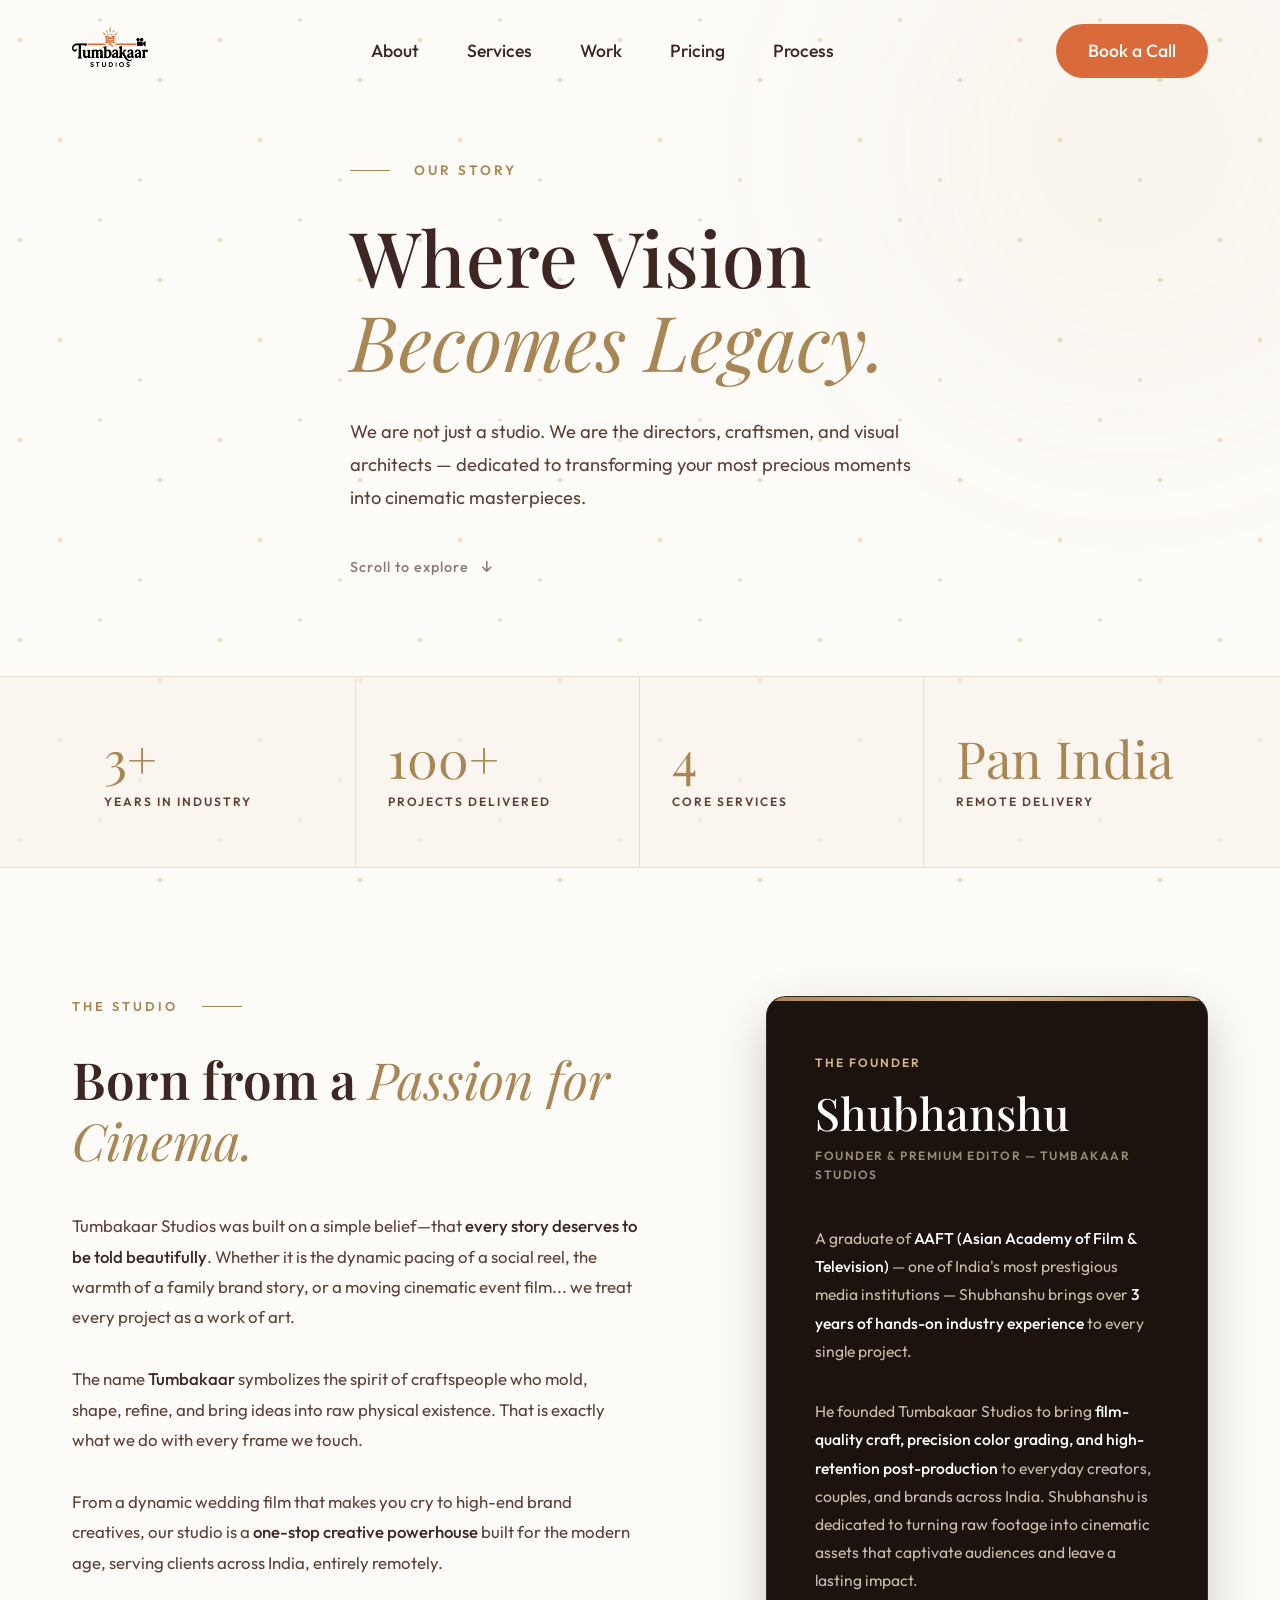
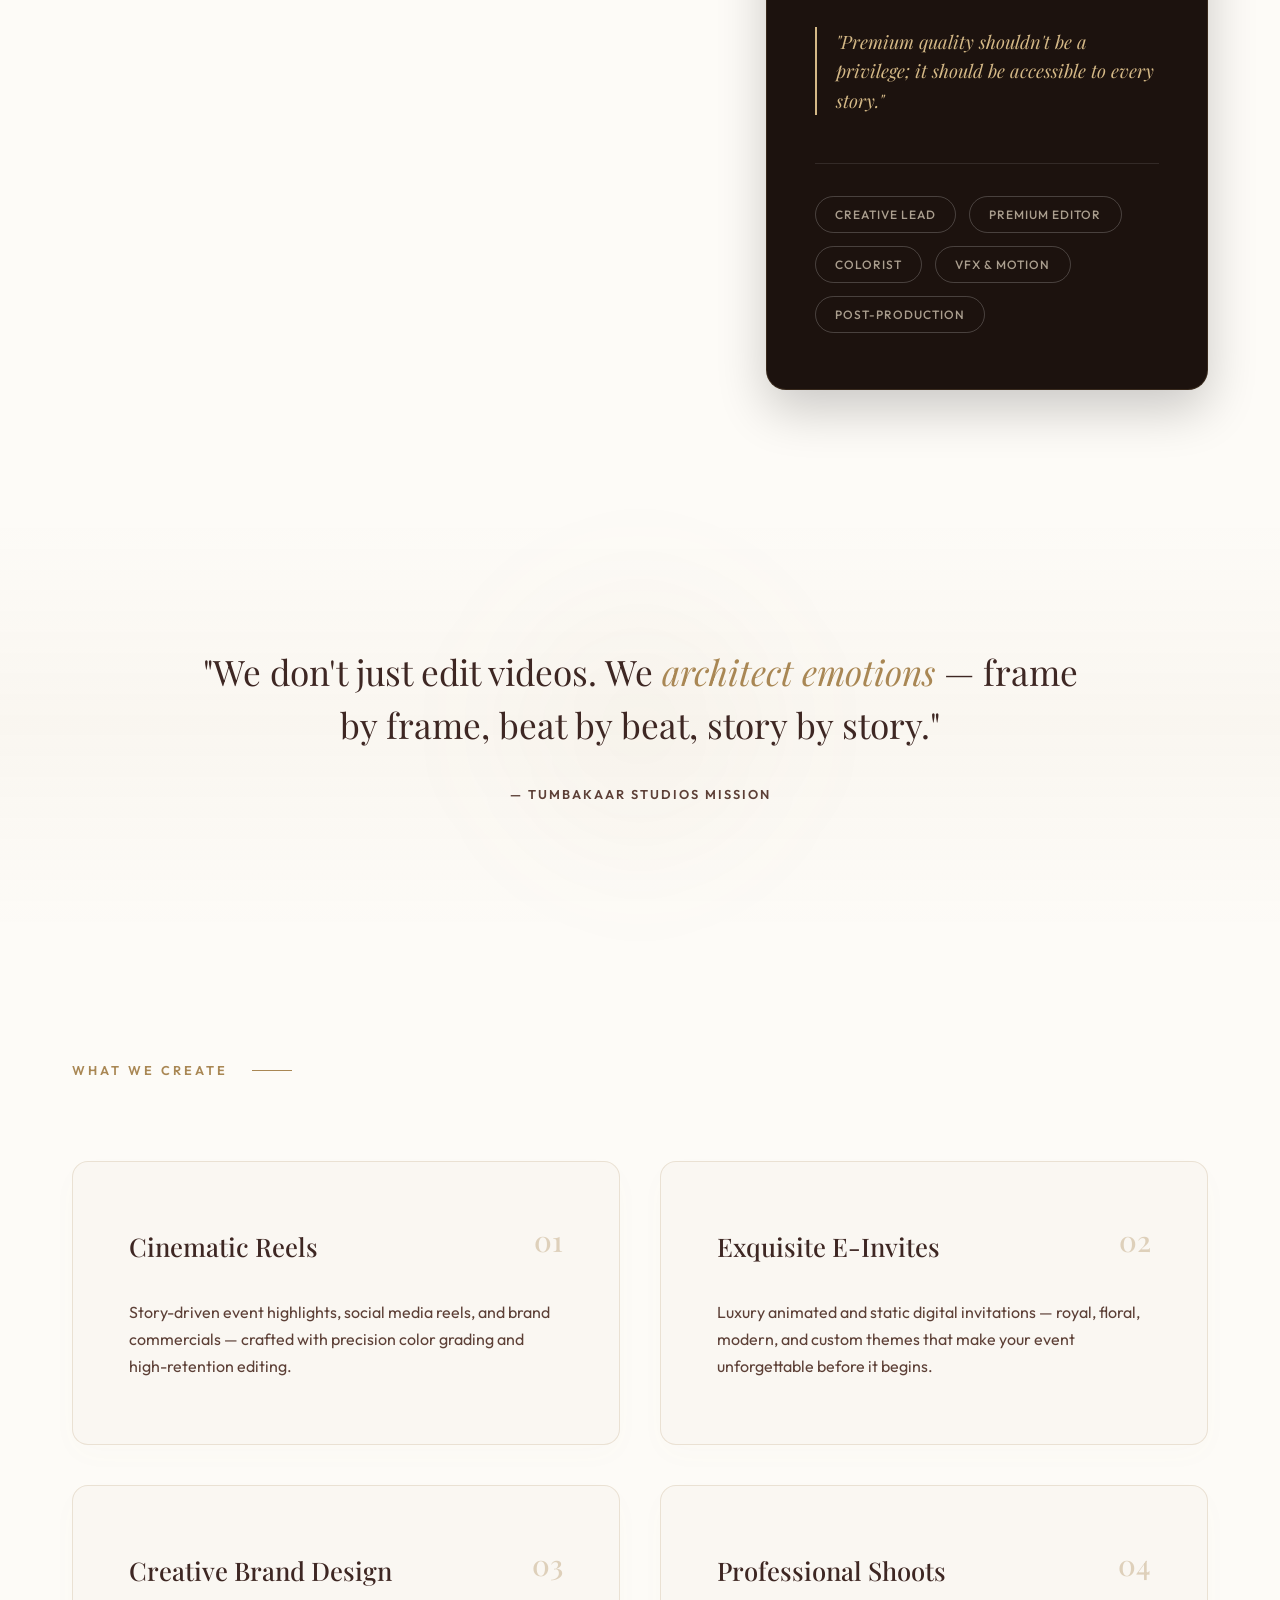
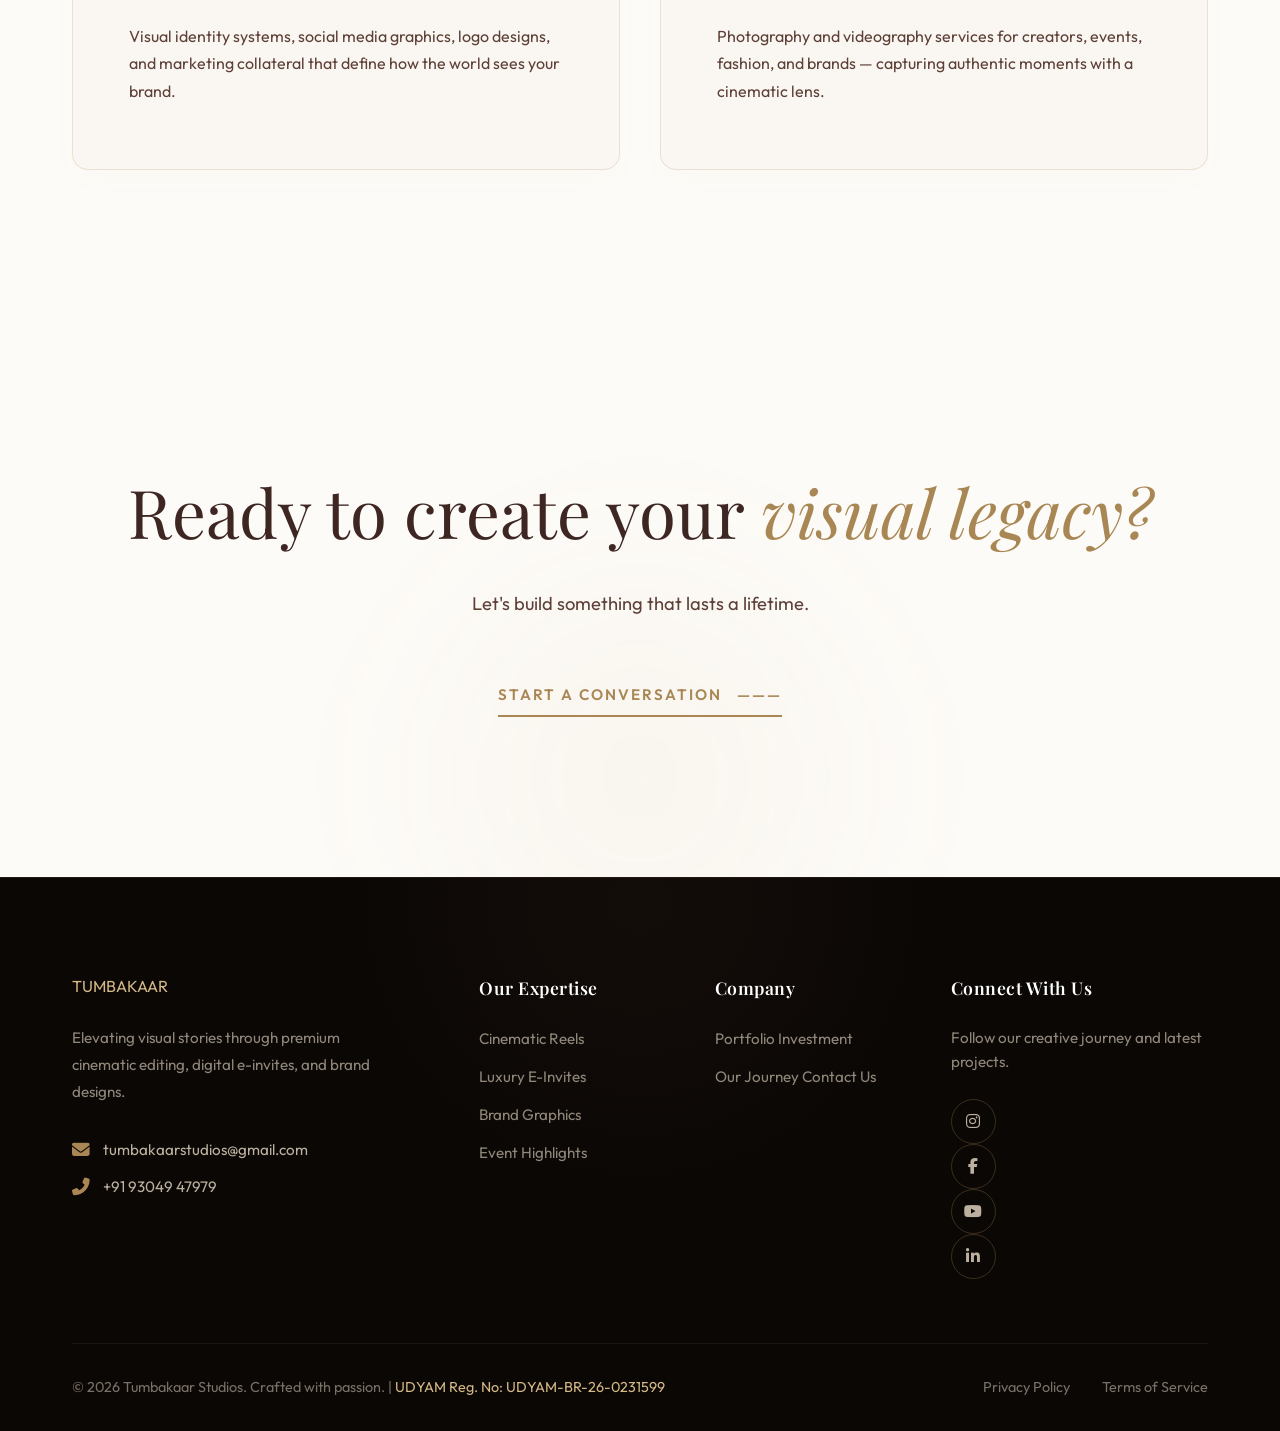
<file: about.html>
<!DOCTYPE html>
<html lang="en">
<head>
    <meta charset="UTF-8">
    <meta name="viewport" content="width=device-width, initial-scale=1.0">
    <title>About Us | Tumbakaar Studios</title>
    <!-- Fonts -->
    <link href="https://fonts.googleapis.com/css2?family=Outfit:wght@300;400;500;600;700&family=Playfair+Display:ital,wght@0,400;0,500;0,600;0,700;1,400&display=swap" rel="stylesheet">
    <!-- FontAwesome Icons -->
    <link rel="stylesheet" href="https://cdnjs.cloudflare.com/ajax/libs/font-awesome/6.4.0/css/all.min.css">
    <!-- Global CSS -->
    <link rel="stylesheet" href="styles.css">
    <style>
        :root {
            --about-bg: var(--bg-cream);
            --about-bg-card: #1c120e; /* Elegant dark card for stunning visual contrast */
            --about-border: rgba(169, 135, 84, 0.2);
            --gold-glow: rgba(169, 135, 84, 0.08);
        }

        body {
            background-color: var(--about-bg);
            color: var(--text-dark);
            font-family: var(--font-body);
        }

        /* Hero spotlight gradient */
        .about-hero-container {
            position: relative;
            padding: 10rem 0 6rem;
            overflow: hidden;
            display: flex;
            align-items: center;
        }

        .about-hero-glow {
            position: absolute;
            top: -200px;
            right: -200px;
            width: 700px;
            height: 700px;
            background: radial-gradient(circle, rgba(169, 135, 84, 0.08) 0%, transparent 70%);
            pointer-events: none;
            z-index: 0;
            filter: blur(80px);
        }

        /* Hero Text Styles */
        .hero-sub-label {
            font-family: var(--font-body);
            font-size: 0.85rem;
            font-weight: 600;
            letter-spacing: 3px;
            color: var(--gold);
            text-transform: uppercase;
            display: flex;
            align-items: center;
            gap: 1.5rem;
            margin-bottom: 2rem;
        }

        .hero-sub-label::before {
            content: '';
            width: 40px;
            height: 1px;
            background-color: var(--gold);
            display: inline-block;
        }

        .hero-title {
            font-family: var(--font-heading);
            font-size: 4.8rem;
            line-height: 1.1;
            font-weight: 500;
            color: var(--text-dark);
            margin-bottom: 2rem;
        }

        .hero-title span.italic-gold {
            font-family: var(--font-heading);
            font-style: italic;
            color: var(--gold);
            font-weight: 400;
        }

        .hero-description {
            font-family: var(--font-body);
            font-size: 1.15rem;
            color: #5D4037;
            max-width: 580px;
            line-height: 1.8;
            margin-bottom: 2.5rem;
        }

        .hero-scroll-btn {
            font-family: var(--font-body);
            font-size: 0.9rem;
            font-weight: 500;
            color: rgba(62, 39, 35, 0.6);
            letter-spacing: 1px;
            display: inline-flex;
            align-items: center;
            gap: 0.8rem;
            transition: color 0.3s;
        }
        .hero-scroll-btn:hover {
            color: var(--gold);
        }
        .hero-scroll-btn i {
            font-size: 0.8rem;
            animation: bounce ease infinite 2s;
        }

        @keyframes bounce {
            0%, 100% { transform: translateY(0); }
            50% { transform: translateY(5px); }
        }

        /* Stats Grid Section */
        .stats-section {
            border-top: 1px solid var(--about-border);
            border-bottom: 1px solid var(--about-border);
            background: rgba(248, 242, 232, 0.5);
            position: relative;
            z-index: 10;
        }

        .stats-grid {
            display: grid;
            grid-template-columns: repeat(4, 1fr);
        }

        .stat-item {
            padding: 3.5rem 2rem;
            border-right: 1px solid var(--about-border);
            transition: background 0.3s ease;
        }

        .stat-item:last-child {
            border-right: none;
        }

        .stat-item:hover {
            background: rgba(169, 135, 84, 0.03);
        }

        .stat-number {
            font-family: var(--font-heading);
            font-size: 3.2rem;
            color: var(--gold);
            font-weight: 400;
            margin-bottom: 0.5rem;
            line-height: 1;
        }

        .stat-label {
            font-family: var(--font-body);
            font-size: 0.75rem;
            font-weight: 600;
            letter-spacing: 2px;
            color: #5D4037;
            text-transform: uppercase;
        }

        /* The Studio & Founder Section */
        .studio-founder-section {
            padding: 8rem 0;
            position: relative;
        }

        .grid-two-cols {
            display: grid;
            grid-template-columns: 1.15fr 0.85fr;
            gap: 6rem;
            align-items: start;
        }

        .studio-info {
            padding-right: 2rem;
        }

        .section-sub-label {
            font-family: var(--font-body);
            font-size: 0.8rem;
            font-weight: 600;
            letter-spacing: 3px;
            color: var(--gold);
            text-transform: uppercase;
            display: flex;
            align-items: center;
            gap: 1.5rem;
            margin-bottom: 2rem;
        }
        .section-sub-label::after {
            content: '';
            width: 40px;
            height: 1px;
            background-color: var(--gold);
            display: inline-block;
        }

        .studio-title {
            font-family: var(--font-heading);
            font-size: 3.2rem;
            line-height: 1.2;
            color: var(--text-dark);
            margin-bottom: 2.5rem;
        }
        .studio-title span.italic-gold {
            font-style: italic;
            color: var(--gold);
            font-weight: 400;
        }

        .studio-text {
            font-family: var(--font-body);
            font-size: 1.05rem;
            color: #5D4037;
            line-height: 1.8;
            margin-bottom: 2rem;
        }
        .studio-text strong {
            color: var(--text-dark);
            font-weight: 500;
        }

        /* Founder Card (Premium Luxury Contrast Card) */
        .founder-card {
            background-color: var(--about-bg-card);
            border: 1px solid var(--about-border);
            border-radius: 20px;
            padding: 3.5rem 3rem;
            position: relative;
            box-shadow: 0 20px 50px rgba(0,0,0,0.2);
            overflow: hidden;
        }

        .founder-card::before {
            content: '';
            position: absolute;
            top: 0;
            left: 0;
            width: 100%;
            height: 4px;
            background: linear-gradient(to right, var(--gold), var(--gold-light), var(--gold));
        }

        .founder-tag {
            font-family: var(--font-body);
            font-size: 0.75rem;
            font-weight: 600;
            letter-spacing: 2px;
            color: var(--gold-light);
            text-transform: uppercase;
            margin-bottom: 1rem;
            display: block;
        }

        .founder-name {
            font-family: var(--font-heading);
            font-size: 2.8rem;
            color: white;
            font-weight: 500;
            margin-bottom: 0.5rem;
            line-height: 1.1;
        }

        .founder-title {
            font-family: var(--font-body);
            font-size: 0.75rem;
            font-weight: 600;
            letter-spacing: 1.5px;
            color: rgba(232, 220, 198, 0.6);
            text-transform: uppercase;
            margin-bottom: 2.5rem;
            display: block;
        }

        .founder-bio {
            font-family: var(--font-body);
            font-size: 0.98rem;
            color: rgba(232, 220, 198, 0.85);
            line-height: 1.8;
            margin-bottom: 2rem;
        }
        .founder-bio strong {
            color: white;
            font-weight: 500;
        }

        .founder-quote {
            font-family: var(--font-heading);
            font-size: 1.15rem;
            font-style: italic;
            color: var(--gold-light);
            line-height: 1.6;
            margin-bottom: 3rem;
            border-left: 2px solid var(--gold-light);
            padding-left: 1.2rem;
        }

        .founder-skills {
            display: flex;
            flex-wrap: wrap;
            gap: 0.8rem;
            border-top: 1px solid rgba(255, 255, 255, 0.1);
            padding-top: 2rem;
        }

        .skill-pill {
            font-family: var(--font-body);
            font-size: 0.75rem;
            font-weight: 500;
            color: rgba(232, 220, 198, 0.7);
            border: 1px solid rgba(255, 255, 255, 0.2);
            padding: 0.5rem 1.2rem;
            border-radius: 50px;
            text-transform: uppercase;
            letter-spacing: 1px;
            transition: all 0.3s ease;
        }
        .skill-pill:hover {
            color: white;
            border-color: var(--gold-light);
            background-color: rgba(255, 255, 255, 0.05);
        }

        /* Large Callout Section */
        .callout-section {
            padding: 8rem 0;
            position: relative;
            background: linear-gradient(180deg, transparent, rgba(169, 135, 84, 0.04), transparent);
        }

        .callout-container {
            max-width: 900px;
            margin: 0 auto;
            text-align: center;
            position: relative;
        }

        .callout-glow {
            position: absolute;
            top: 50%;
            left: 50%;
            transform: translate(-50%, -50%);
            width: 400px;
            height: 400px;
            background: radial-gradient(circle, rgba(169, 135, 84, 0.04) 0%, transparent 70%);
            pointer-events: none;
            filter: blur(50px);
            z-index: 0;
        }

        .callout-text {
            font-family: var(--font-heading);
            font-size: 2.2rem;
            line-height: 1.5;
            color: var(--text-dark);
            font-weight: 400;
            position: relative;
            z-index: 1;
            margin-bottom: 2rem;
        }

        .callout-text span.italic-gold {
            font-style: italic;
            color: var(--gold);
        }

        .callout-author {
            font-family: var(--font-body);
            font-size: 0.8rem;
            font-weight: 600;
            letter-spacing: 2px;
            color: #5D4037;
            text-transform: uppercase;
            position: relative;
            z-index: 1;
        }

        /* Pillars Section */
        .pillars-section {
            padding: 8rem 0;
        }

        .pillars-header {
            text-align: left;
            margin-bottom: 5rem;
        }

        .pillars-grid {
            display: grid;
            grid-template-columns: repeat(2, 1fr);
            gap: 2.5rem;
        }

        .pillar-card {
            background-color: #FAF7F2;
            border: 1px solid var(--about-border);
            border-radius: 16px;
            padding: 4rem 3.5rem;
            transition: all 0.4s cubic-bezier(0.16, 1, 0.3, 1);
            position: relative;
            overflow: hidden;
            display: flex;
            flex-direction: column;
            justify-content: space-between;
            min-height: 280px;
            box-shadow: 0 10px 30px rgba(169, 135, 84, 0.02);
        }

        .pillar-card::before {
            content: '';
            position: absolute;
            inset: 0;
            background: linear-gradient(45deg, rgba(169, 135, 84, 0.02), transparent);
            opacity: 0;
            transition: opacity 0.4s ease;
        }

        .pillar-card:hover {
            transform: translateY(-5px);
            border-color: var(--gold);
            box-shadow: 0 20px 40px rgba(169, 135, 84, 0.08);
            background-color: white;
        }

        .pillar-card:hover::before {
            opacity: 1;
        }

        .pillar-top {
            display: flex;
            justify-content: space-between;
            align-items: flex-start;
            margin-bottom: 2rem;
        }

        .pillar-num {
            font-family: var(--font-heading);
            font-size: 1.8rem;
            color: rgba(169, 135, 84, 0.35);
            font-weight: 500;
            line-height: 1;
            transition: color 0.3s ease;
        }

        .pillar-card:hover .pillar-num {
            color: var(--gold);
        }

        .pillar-title {
            font-family: var(--font-heading);
            font-size: 1.6rem;
            color: var(--text-dark);
            font-weight: 500;
            margin: 0;
        }

        .pillar-desc {
            font-family: var(--font-body);
            font-size: 1rem;
            color: #5D4037;
            line-height: 1.7;
            margin: 0;
        }

        /* Footer CTA Section */
        .cta-section {
            padding: 10rem 0;
            text-align: center;
            position: relative;
            overflow: hidden;
        }

        .cta-glow {
            position: absolute;
            bottom: -200px;
            left: 50%;
            transform: translateX(-50%);
            width: 600px;
            height: 600px;
            background: radial-gradient(circle, rgba(169, 135, 84, 0.05) 0%, transparent 70%);
            pointer-events: none;
            filter: blur(60px);
        }

        .cta-title {
            font-family: var(--font-heading);
            font-size: 4.2rem;
            color: var(--text-dark);
            font-weight: 400;
            margin-bottom: 1.5rem;
        }
        .cta-title span.italic-gold {
            font-style: italic;
            color: var(--gold);
        }

        .cta-desc {
            font-family: var(--font-body);
            font-size: 1.15rem;
            color: #5D4037;
            margin-bottom: 3.5rem;
        }

        .btn-large-gold {
            font-family: var(--font-body);
            font-size: 0.95rem;
            font-weight: 600;
            color: var(--gold);
            border-bottom: 2px solid var(--gold);
            padding: 0.5rem 0;
            letter-spacing: 2px;
            text-transform: uppercase;
            transition: all 0.3s ease;
            display: inline-flex;
            align-items: center;
            gap: 1.5rem;
            background: transparent;
            cursor: pointer;
            border-top: none;
            border-left: none;
            border-right: none;
        }
        .btn-large-gold:hover {
            color: var(--orange);
            border-color: var(--orange);
            letter-spacing: 3px;
        }

        /* Responsive Media Queries */
        @media (max-width: 992px) {
            .hero-title { font-size: 3.8rem; }
            .grid-two-cols { grid-template-columns: 1fr; gap: 4rem; }
            .studio-info { padding-right: 0; }
            .stats-grid { grid-template-columns: repeat(2, 1fr); }
            .stat-item { border-bottom: 1px solid var(--about-border); }
            .stat-item:nth-child(2) { border-right: none; }
            .stat-item:nth-child(3) { border-bottom: none; }
            .stat-item:nth-child(4) { border-bottom: none; border-right: none; }
            .pillars-grid { grid-template-columns: 1fr; }
            .pillar-card { padding: 3rem; }
        }

        @media (max-width: 768px) {
            .hero-title { font-size: 2.8rem; }
            .cta-title { font-size: 2.8rem; }
            .studio-title { font-size: 2.5rem; }
            .founder-card { padding: 2.5rem 2rem; }
            .stat-number { font-size: 2.5rem; }
            .callout-text { font-size: 1.6rem; }
        }
    </style>
</head>
<body>
    <!-- Sparkles Ambient Background -->
    <div class="sparkles-bg"></div>

    <!-- Navigation -->
    <nav id="navbar" class="scrolled">
        <div class="nav-container">
            <a href="index.html" class="logo">
                <img src="Logo_1.0.png" alt="Tumbakaar Studios">
            </a>
            <div class="nav-links">
                <a href="about.html" class="active">About</a>
                <a href="index.html#services">Services</a>
                <a href="index.html#work">Work</a>
                <a href="pricing.html">Pricing</a>
                <a href="index.html#process">Process</a>
            </div>
            <a href="index.html#contact" class="btn btn-orange btn-pill">Book a Call</a>
            <div class="mobile-menu-btn">
                <i class="fas fa-bars"></i>
            </div>
        </div>
    </nav>

    <main>
        <!-- Hero Section -->
        <section class="about-hero-container">
            <div class="about-hero-glow"></div>
            <div class="container">
                <div class="hero-sub-label scroll-animate">Our Story</div>
                <h1 class="hero-title scroll-animate">
                    Where Vision <br>
                    <span class="italic-gold">Becomes Legacy.</span>
                </h1>
                <p class="hero-description scroll-animate">
                    We are not just a studio. We are the directors, craftsmen, and visual architects — dedicated to transforming your most precious moments into cinematic masterpieces.
                </p>
                <a href="#stats" class="hero-scroll-btn scroll-animate">
                    Scroll to explore <i class="fas fa-arrow-down"></i>
                </a>
            </div>
        </section>

        <!-- Stats Grid Section -->
        <section id="stats" class="stats-section">
            <div class="container">
                <div class="stats-grid">
                    <div class="stat-item scroll-animate">
                        <div class="stat-number">3+</div>
                        <div class="stat-label">Years in Industry</div>
                    </div>
                    <div class="stat-item scroll-animate" style="transition-delay: 0.1s;">
                        <div class="stat-number">100+</div>
                        <div class="stat-label">Projects Delivered</div>
                    </div>
                    <div class="stat-item scroll-animate" style="transition-delay: 0.2s;">
                        <div class="stat-number">4</div>
                        <div class="stat-label">Core Services</div>
                    </div>
                    <div class="stat-item scroll-animate" style="transition-delay: 0.3s;">
                        <div class="stat-number">Pan India</div>
                        <div class="stat-label">Remote Delivery</div>
                    </div>
                </div>
            </div>
        </section>

        <!-- The Studio & Founder Section -->
        <section class="studio-founder-section">
            <div class="container">
                <div class="grid-two-cols">
                    <!-- Left Column: The Studio -->
                    <div class="studio-info">
                        <div class="section-sub-label scroll-animate">The Studio</div>
                        <h2 class="studio-title scroll-animate">
                            Born from a <span class="italic-gold">Passion for Cinema.</span>
                        </h2>
                        <p class="studio-text scroll-animate">
                            Tumbakaar Studios was built on a simple belief—that <strong>every story deserves to be told beautifully</strong>. Whether it is the dynamic pacing of a social reel, the warmth of a family brand story, or a moving cinematic event film... we treat every project as a work of art.
                        </p>
                        <p class="studio-text scroll-animate">
                            The name <strong>Tumbakaar</strong> symbolizes the spirit of craftspeople who mold, shape, refine, and bring ideas into raw physical existence. That is exactly what we do with every frame we touch.
                        </p>
                        <p class="studio-text scroll-animate">
                            From a dynamic wedding film that makes you cry to high-end brand creatives, our studio is a <strong>one-stop creative powerhouse</strong> built for the modern age, serving clients across India, entirely remotely.
                        </p>
                    </div>

                    <!-- Right Column: Founder Card -->
                    <div class="founder-card scroll-animate">
                        <span class="founder-tag">The Founder</span>
                        <h3 class="founder-name">Shubhanshu</h3>
                        <span class="founder-title">Founder & Premium Editor — Tumbakaar Studios</span>
                        
                        <p class="founder-bio">
                            A graduate of <strong>AAFT (Asian Academy of Film & Television)</strong> — one of India's most prestigious media institutions — Shubhanshu brings over <strong>3 years of hands-on industry experience</strong> to every single project.
                        </p>
                        <p class="founder-bio">
                            He founded Tumbakaar Studios to bring <strong>film-quality craft, precision color grading, and high-retention post-production</strong> to everyday creators, couples, and brands across India. Shubhanshu is dedicated to turning raw footage into cinematic assets that captivate audiences and leave a lasting impact.
                        </p>
                        <div class="founder-quote">
                            "Premium quality shouldn't be a privilege; it should be accessible to every story."
                        </div>
                        
                        <div class="founder-skills">
                            <span class="skill-pill">Creative Lead</span>
                            <span class="skill-pill">Premium Editor</span>
                            <span class="skill-pill">Colorist</span>
                            <span class="skill-pill">VFX & Motion</span>
                            <span class="skill-pill">Post-Production</span>
                        </div>
                    </div>
                </div>
            </div>
        </section>

        <!-- Large Quote Section -->
        <section class="callout-section">
            <div class="callout-glow"></div>
            <div class="container">
                <div class="callout-container">
                    <blockquote class="callout-text scroll-animate">
                        "We don't just edit videos. We <span class="italic-gold">architect emotions</span> — frame by frame, beat by beat, story by story."
                    </blockquote>
                    <div class="callout-author scroll-animate">— Tumbakaar Studios Mission</div>
                </div>
            </div>
        </section>

        <!-- What We Create Section -->
        <section class="pillars-section">
            <div class="container">
                <div class="pillars-header">
                    <div class="section-sub-label scroll-animate">What We Create</div>
                </div>
                
                <div class="pillars-grid">
                    <!-- Pillar 1 -->
                    <div class="pillar-card scroll-animate">
                        <div class="pillar-top">
                            <h3 class="pillar-title">Cinematic Reels</h3>
                            <span class="pillar-num">01</span>
                        </div>
                        <p class="pillar-desc">
                            Story-driven event highlights, social media reels, and brand commercials — crafted with precision color grading and high-retention editing.
                        </p>
                    </div>
                    
                    <!-- Pillar 2 -->
                    <div class="pillar-card scroll-animate" style="transition-delay: 0.1s;">
                        <div class="pillar-top">
                            <h3 class="pillar-title">Exquisite E-Invites</h3>
                            <span class="pillar-num">02</span>
                        </div>
                        <p class="pillar-desc">
                            Luxury animated and static digital invitations — royal, floral, modern, and custom themes that make your event unforgettable before it begins.
                        </p>
                    </div>
                    
                    <!-- Pillar 3 -->
                    <div class="pillar-card scroll-animate" style="transition-delay: 0.2s;">
                        <div class="pillar-top">
                            <h3 class="pillar-title">Creative Brand Design</h3>
                            <span class="pillar-num">03</span>
                        </div>
                        <p class="pillar-desc">
                            Visual identity systems, social media graphics, logo designs, and marketing collateral that define how the world sees your brand.
                        </p>
                    </div>
                    
                    <!-- Pillar 4 -->
                    <div class="pillar-card scroll-animate" style="transition-delay: 0.3s;">
                        <div class="pillar-top">
                            <h3 class="pillar-title">Professional Shoots</h3>
                            <span class="pillar-num">04</span>
                        </div>
                        <p class="pillar-desc">
                            Photography and videography services for creators, events, fashion, and brands — capturing authentic moments with a cinematic lens.
                        </p>
                    </div>
                </div>
            </div>
        </section>

        <!-- CTA Section -->
        <section class="cta-section">
            <div class="cta-glow"></div>
            <div class="container">
                <h2 class="cta-title scroll-animate">
                    Ready to create your <span class="italic-gold">visual legacy?</span>
                </h2>
                <p class="cta-desc scroll-animate">Let's build something that lasts a lifetime.</p>
                <a href="index.html#contact" class="btn-large-gold scroll-animate">
                    Start a conversation &nbsp;&nbsp;&mdash;&mdash;&mdash;
                </a>
            </div>
        </section>
    </main>

    <!-- Footer -->
    <footer class="premium-footer" style="border-top: 1px solid rgba(169, 135, 84, 0.15); background-color: #0b0705;">
        <div class="container footer-container">
            <!-- Col 1: Brand -->
            <div class="footer-brand">
                <span class="logo-text" style="display: block; margin-bottom: 1.5rem; color: var(--gold-light);">TUMBAKAAR</span>
                <p>Elevating visual stories through premium cinematic editing, digital e-invites, and brand designs.</p>
                <div class="footer-contact-direct">
                    <a href="mailto:tumbakaarstudios@gmail.com"><i class="fas fa-envelope"></i> tumbakaarstudios@gmail.com</a>
                    <a href="tel:+919304947979"><i class="fas fa-phone-alt"></i> +91 93049 47979</a>
                </div>
            </div>
            
            <!-- Col 2: Services -->
            <div class="footer-links">
                <h4>Our Expertise</h4>
                <a href="index.html#services">Cinematic Reels</a>
                <a href="index.html#services">Luxury E-Invites</a>
                <a href="index.html#services">Brand Graphics</a>
                <a href="index.html#services">Event Highlights</a>
            </div>

            <!-- Col 3: Company -->
            <div class="footer-links">
                <h4>Company</h4>
                <a href="index.html#work">Portfolio</a>
                <a href="pricing.html">Investment</a>
                <a href="index.html#process">Our Journey</a>
                <a href="index.html#contact">Contact Us</a>
            </div>

            <!-- Col 4: Socials -->
            <div class="footer-socials">
                <h4>Connect With Us</h4>
                <p class="social-desc">Follow our creative journey and latest projects.</p>
                <div class="social-icons">
                    <a href="https://www.instagram.com/tumbakaar_studios/" aria-label="Instagram" target="_blank"><i class="fab fa-instagram"></i></a>
                    <a href="#" aria-label="Facebook"><i class="fab fa-facebook-f"></i></a>
                    <a href="#" aria-label="YouTube"><i class="fab fa-youtube"></i></a>
                    <a href="#" aria-label="LinkedIn"><i class="fab fa-linkedin-in"></i></a>
                </div>
            </div>
        </div>
        
        <div class="container">
            <div class="footer-bottom">
                <div class="copyright">
                    <p>&copy; 2026 Tumbakaar Studios. Crafted with passion. | <span style="color: var(--gold-light);">UDYAM Reg. No: UDYAM-BR-26-0231599</span></p>
                </div>
                <div class="legal-links">
                    <a href="privacy.html">Privacy Policy</a>
                    <a href="terms.html">Terms of Service</a>
                </div>
            </div>
        </div>
    </footer>

    <!-- Interactive script -->
    <script>
        document.addEventListener('DOMContentLoaded', () => {
            // 1. Navbar scrolled effect
            const navbar = document.getElementById('navbar');
            if (navbar) {
                window.addEventListener('scroll', () => {
                    navbar.classList.toggle('scrolled', window.scrollY > 50);
                }, { passive: true });
            }

            // 2. Mobile Menu Toggling
            const mobileMenuBtn = document.querySelector('.mobile-menu-btn');
            const navLinks = document.querySelector('.nav-links');

            if (mobileMenuBtn && navLinks) {
                mobileMenuBtn.addEventListener('click', () => {
                    navLinks.classList.toggle('active');
                });

                navLinks.querySelectorAll('a').forEach(link => {
                    link.addEventListener('click', () => {
                        navLinks.classList.remove('active');
                    });
                });
            }

            // 3. Scroll Triggered Fade-in Animations
            const animatedElements = document.querySelectorAll('.scroll-animate');
            if (animatedElements.length > 0) {
                const scrollObserver = new IntersectionObserver((entries) => {
                    entries.forEach(entry => {
                        if (entry.isIntersecting) {
                            entry.target.classList.add('is-visible');
                            scrollObserver.unobserve(entry.target);
                        }
                    });
                }, { threshold: 0.1, rootMargin: '0px 0px -40px 0px' });

                animatedElements.forEach(el => scrollObserver.observe(el));
            }

            // 4. Coming Soon Socials Toast
            function showComingSoonToast(event) {
                event.preventDefault();
                let toast = document.getElementById('coming-soon-toast');
                if (!toast) {
                    toast = document.createElement('div');
                    toast.id = 'coming-soon-toast';
                    toast.className = 'toast-notification';
                    toast.innerHTML = `<i class="fas fa-info-circle toast-icon"></i> Tumbakaar Studios Social Channels are Coming Soon!`;
                    document.body.appendChild(toast);
                }
                
                toast.classList.add('show');
                
                if (window.toastTimeout) {
                    clearTimeout(window.toastTimeout);
                }
                
                window.toastTimeout = setTimeout(() => {
                    toast.classList.remove('show');
                }, 3000);
            }

            document.querySelectorAll('.social-icons a').forEach(link => {
                link.addEventListener('click', showComingSoonToast);
            });
        });
    </script>
</body>
</html>
</file>
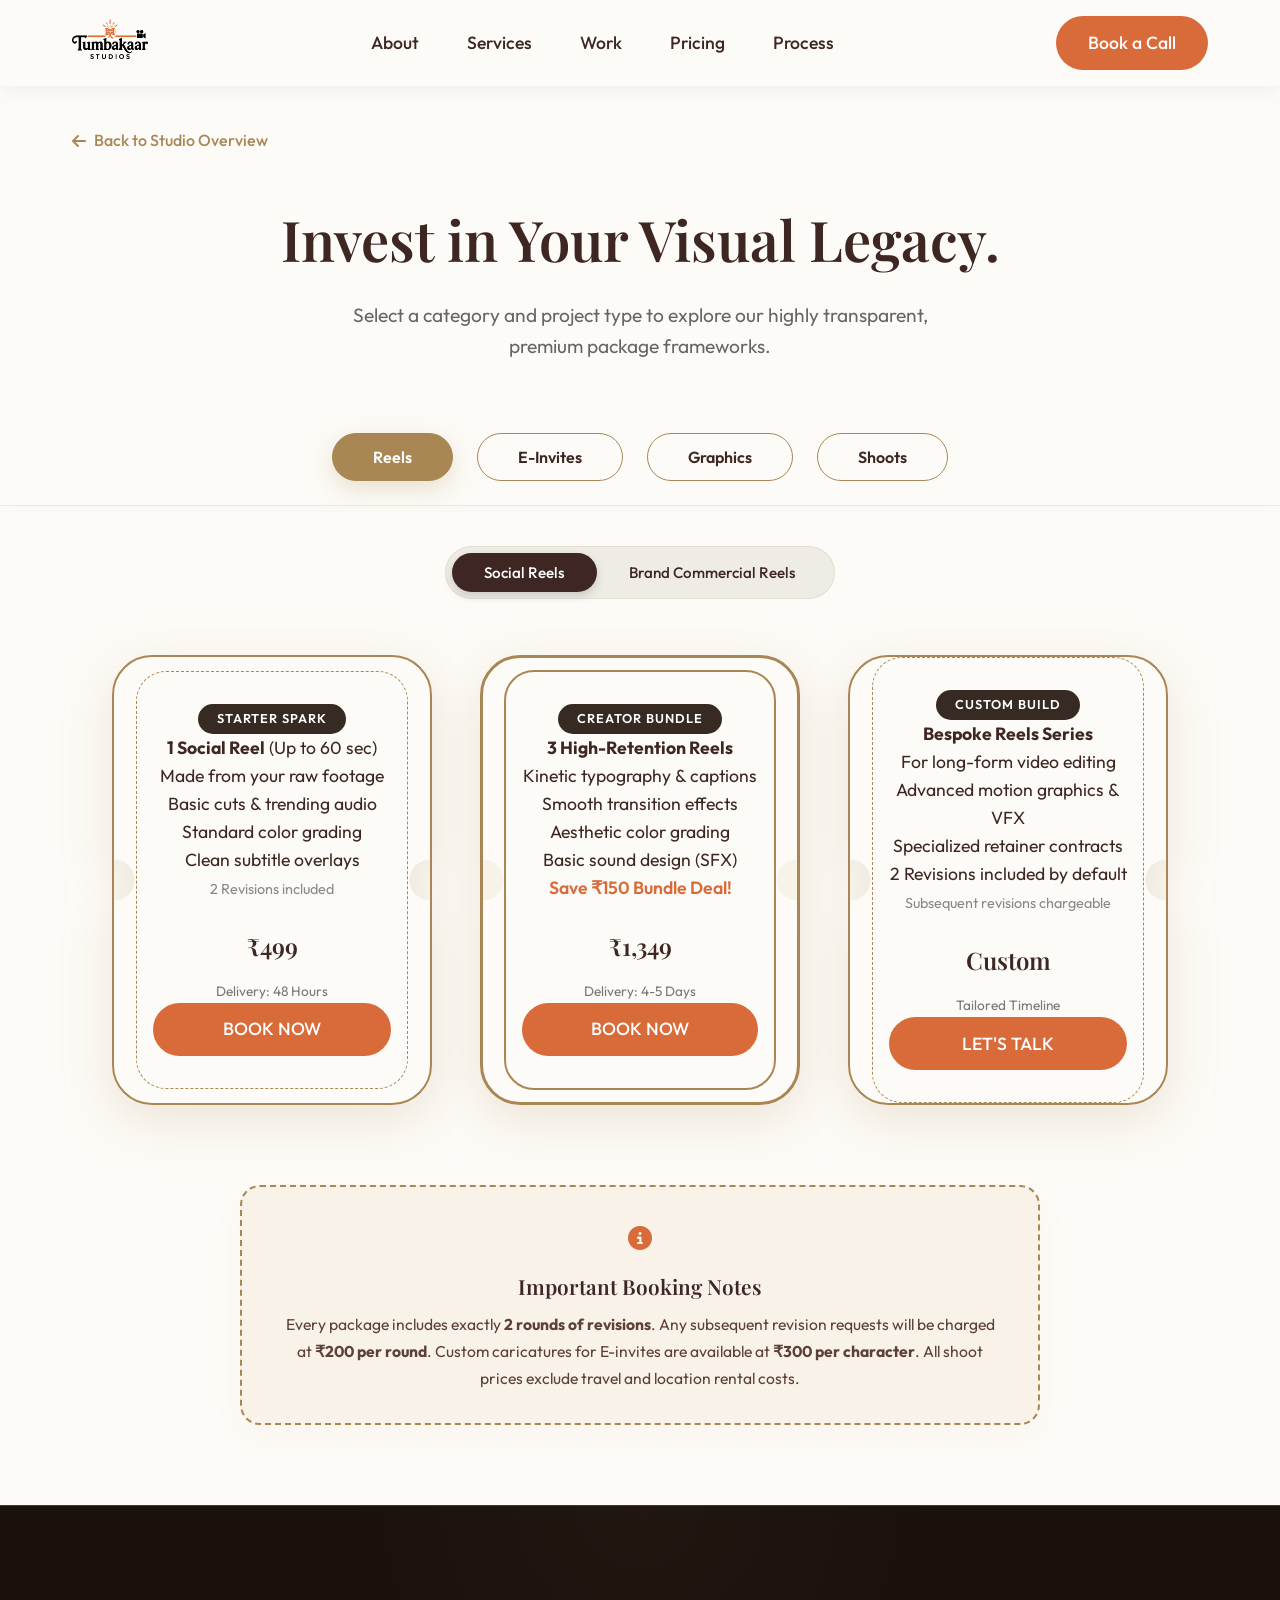
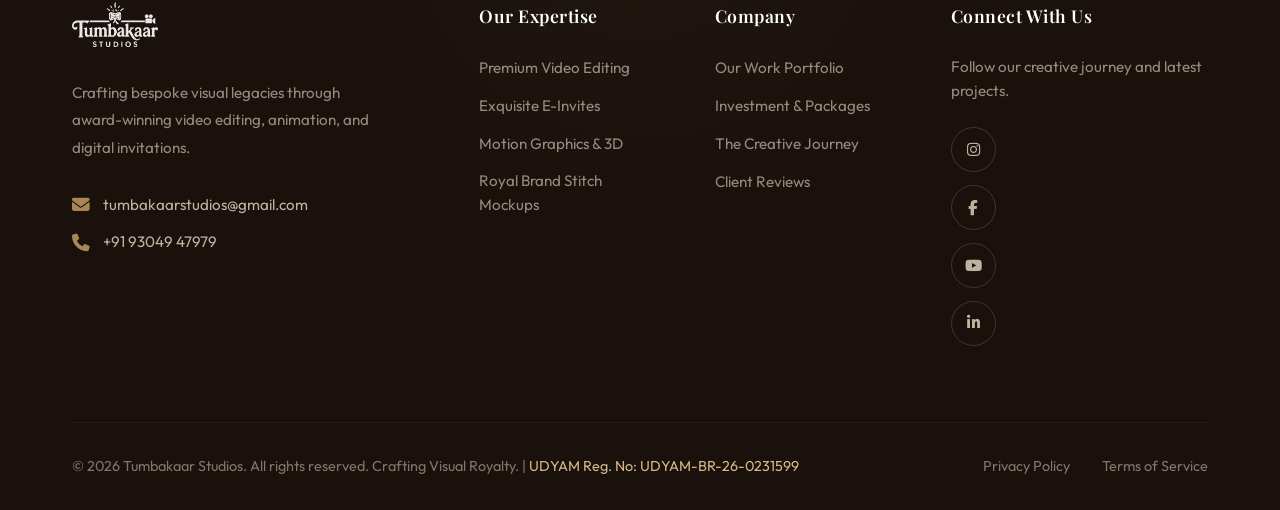
<file: pricing.html>
<!DOCTYPE html>
<html lang="en">
<head>
    <meta charset="UTF-8">
    <meta name="viewport" content="width=device-width, initial-scale=1.0">
    <title>Investment & Packages | Tumbakaar Studios</title>
    <!-- Fonts -->
    <link href="https://fonts.googleapis.com/css2?family=Outfit:wght@300;400;500;600;700&family=Playfair+Display:ital,wght@0,400;0,500;0,600;0,700;1,400&display=swap" rel="stylesheet">
    <!-- FontAwesome Icons -->
    <link rel="stylesheet" href="https://cdnjs.cloudflare.com/ajax/libs/font-awesome/6.4.0/css/all.min.css">
    <!-- Global CSS -->
    <link rel="stylesheet" href="styles.css">
    <style>
        /* Dedicated Pricing Page Styles */
        .pricing-hero {
            background-color: var(--bg-cream);
            padding: 8rem 0 3rem;
            text-align: center;
        }
        
        .pricing-hero h1 {
            font-family: var(--font-heading);
            font-size: 3.5rem;
            color: var(--text-dark);
            margin-bottom: 1rem;
        }

        .pricing-hero p {
            font-family: var(--font-body);
            font-size: 1.2rem;
            color: #666;
            max-width: 600px;
            margin: 0 auto;
        }

        .pricing-nav-container {
            position: sticky;
            top: 75px;
            background: rgba(253, 251, 247, 0.95);
            backdrop-filter: blur(10px);
            z-index: 99;
            padding: 1.5rem 0;
            border-bottom: 1px solid rgba(169, 135, 84, 0.15);
            box-shadow: 0 4px 20px rgba(0,0,0,0.02);
        }

        .pricing-main-tabs {
            display: flex;
            justify-content: center;
            gap: 1.5rem;
            flex-wrap: wrap;
        }

        .pricing-tab-btn {
            background: transparent;
            border: 1px solid var(--gold);
            color: var(--text-dark);
            padding: 0.8rem 2.5rem;
            border-radius: 50px;
            font-family: var(--font-body);
            font-weight: 600;
            font-size: 1rem;
            cursor: pointer;
            transition: all 0.3s cubic-bezier(0.16, 1, 0.3, 1);
        }

        .pricing-tab-btn:hover {
            background: rgba(169, 135, 84, 0.08);
            transform: translateY(-2px);
        }

        .pricing-tab-btn.active {
            background: var(--gold);
            color: white;
            box-shadow: 0 8px 25px rgba(169, 135, 84, 0.25);
        }

        /* Sub-division toggle switcher */
        .pricing-sub-selector {
            display: flex;
            justify-content: center;
            margin: 2.5rem 0 3.5rem;
        }

        .pricing-sub-toggle {
            background: #EFECE6;
            border-radius: 50px;
            padding: 0.4rem;
            display: flex;
            position: relative;
            border: 1px solid rgba(169, 135, 84, 0.15);
        }

        .pricing-sub-btn {
            background: transparent;
            border: none;
            color: var(--text-dark);
            padding: 0.6rem 2rem;
            border-radius: 50px;
            font-family: var(--font-body);
            font-weight: 500;
            font-size: 0.95rem;
            cursor: pointer;
            z-index: 2;
            transition: color 0.3s;
        }

        .pricing-sub-btn.active {
            background: var(--text-dark);
            color: white;
            box-shadow: 0 4px 10px rgba(0,0,0,0.15);
        }

        /* Pricing Area Layout */
        .pricing-category-content {
            display: none;
            animation: tabFadeIn 0.6s cubic-bezier(0.16, 1, 0.3, 1) forwards;
        }

        .pricing-category-content.active {
            display: block;
        }

        .pricing-sub-content {
            display: none;
            animation: subFadeIn 0.5s ease forwards;
        }

        .pricing-sub-content.active {
            display: block;
        }

        @keyframes tabFadeIn {
            from { opacity: 0; transform: translateY(20px); }
            to { opacity: 1; transform: translateY(0); }
        }

        @keyframes subFadeIn {
            from { opacity: 0; transform: scale(0.98); }
            to { opacity: 1; transform: scale(1); }
        }

        /* Return arrow */
        .return-bar {
            max-width: 1200px;
            margin: 2rem auto 0;
            padding: 0 2rem;
        }

        .return-link {
            color: var(--gold);
            font-family: var(--font-body);
            font-weight: 500;
            text-decoration: none;
            display: inline-flex;
            align-items: center;
            gap: 0.5rem;
            transition: all 0.3s;
        }

        .return-link:hover {
            color: var(--text-dark);
            transform: translateX(-5px);
        }
    </style>
</head>
<body>
    <!-- Navigation -->
    <nav id="navbar" class="scrolled">
        <div class="nav-container">
            <a href="index.html" class="logo">
                <img src="Logo_1.0.png" alt="Tumbakaar Studios">
            </a>
            <div class="nav-links">
                <a href="about.html">About</a>
                <a href="index.html#services">Services</a>
                <a href="index.html#work">Work</a>
                <a href="pricing.html" class="active">Pricing</a>
                <a href="index.html#process">Process</a>
            </div>
            <a href="index.html#contact" class="btn btn-orange btn-pill">Book a Call</a>
            <div class="mobile-menu-btn">
                <i class="fas fa-bars"></i>
            </div>
        </div>
    </nav>

    <!-- Pricing Hero -->
    <header class="pricing-hero">
        <div class="container">
            <div class="return-bar" style="max-width: 1200px; margin: 0 auto 2.5rem; padding: 0; text-align: left;">
                <a href="index.html#pricing" class="return-link"><i class="fas fa-arrow-left"></i> Back to Studio Overview</a>
            </div>
            <h1>Invest in Your Visual Legacy.</h1>
            <p>Select a category and project type to explore our highly transparent, premium package frameworks.</p>
        </div>
    </header>

    <!-- Sticky Dual Tabs Navigation -->
    <div class="pricing-nav-container">
        <div class="container">
            <div class="pricing-main-tabs">
                <button class="pricing-tab-btn active" data-category="reels">Reels</button>
                <button class="pricing-tab-btn" data-category="e-invites">E-Invites</button>
                <button class="pricing-tab-btn" data-category="graphics">Graphics</button>
                <button class="pricing-tab-btn" data-category="shoots">Shoots</button>
            </div>
        </div>
    </div>

    <!-- Pricing Content Section -->
    <section class="section pt-0">
        <div class="container">
            
            <!-- =========================================
               1. REELS CATEGORY
               ========================================= -->
            <div class="pricing-category-content active" id="cat-reels">
                <!-- Sub-division Switcher -->
                <div class="pricing-sub-selector">
                    <div class="pricing-sub-toggle">
                        <button class="pricing-sub-btn active" data-sub="reels-social">Social Reels</button>
                        <button class="pricing-sub-btn" data-sub="reels-brand">Brand Commercial Reels</button>
                    </div>
                </div>

                <!-- Sub-division A: Social Reels -->
                <div class="pricing-sub-content active" id="sub-reels-social">
                    <div class="pricing-cards">
                        <div class="pricing-card die-cut-shape">
                            <div class="pricing-inner">
                                <div class="pricing-header"><div class="pill dark-pill-small">STARTER SPARK</div></div>
                                <div class="pricing-body">
                                    <p><strong>1 Social Reel</strong> (Up to 60 sec)<br>Made from your raw footage<br>Basic cuts & trending audio<br>Standard color grading<br>Clean subtitle overlays<br><span style="font-size: 0.9rem; color: #888;">2 Revisions included</span></p>
                                    <h4>₹499</h4>
                                    <span style="font-size: 0.85rem; color: #777; display: block; margin-top: 0.3rem;">Delivery: 48 Hours</span>
                                </div>
                                <a href="index.html?service=reels&package=Social+Reels:+Starter+Spark+(₹499)#contact" class="btn btn-orange btn-pill">BOOK NOW</a>
                            </div>
                        </div>
                        <div class="pricing-card die-cut-shape premium-card">
                            <div class="pricing-inner">
                                <div class="pricing-header"><div class="pill dark-pill-small">CREATOR BUNDLE</div></div>
                                <div class="pricing-body">
                                    <p><strong>3 High-Retention Reels</strong><br>Kinetic typography & captions<br>Smooth transition effects<br>Aesthetic color grading<br>Basic sound design (SFX)<br><span style="font-weight:600; color: var(--orange);">Save ₹150 Bundle Deal!</span></p>
                                    <h4>₹1,349</h4>
                                    <span style="font-size: 0.85rem; color: #777; display: block; margin-top: 0.3rem;">Delivery: 4-5 Days</span>
                                </div>
                                <a href="index.html?service=reels&package=Social+Reels:+Creator+Bundle+(₹1,349)#contact" class="btn btn-orange btn-pill">BOOK NOW</a>
                            </div>
                        </div>
                        <div class="pricing-card die-cut-shape">
                            <div class="pricing-inner">
                                <div class="pricing-header"><div class="pill dark-pill-small">CUSTOM BUILD</div></div>
                                <div class="pricing-body">
                                    <p><strong>Bespoke Reels Series</strong><br>For long-form video editing<br>Advanced motion graphics & VFX<br>Specialized retainer contracts<br>2 Revisions included by default<br><span style="font-size: 0.9rem; color: #888;">Subsequent revisions chargeable</span></p>
                                    <h4>Custom</h4>
                                    <span style="font-size: 0.85rem; color: #777; display: block; margin-top: 0.3rem;">Tailored Timeline</span>
                                </div>
                                <a href="index.html?service=reels&package=Social+Reels:+Custom+Build#contact" class="btn btn-orange btn-pill">LET'S TALK</a>
                            </div>
                        </div>
                    </div>
                </div>

                <!-- Sub-division B: Brand Commercial Reels -->
                <div class="pricing-sub-content" id="sub-reels-brand">
                    <div class="pricing-cards">
                        <div class="pricing-card die-cut-shape">
                            <div class="pricing-inner">
                                <div class="pricing-header"><div class="pill dark-pill-small">THE SPOTLIGHT</div></div>
                                <div class="pricing-body">
                                    <p><strong>1 Premium Commercial Reel</strong><br>Up to 60 sec runtime<br>Basic hook scripting<br>Advanced color grading<br>Premium sound design & FX<br>Clean logo & text overlays</p>
                                    <h4>₹1,499</h4>
                                    <span style="font-size: 0.85rem; color: #777; display: block; margin-top: 0.3rem;">Delivery: 3 Days</span>
                                </div>
                                <a href="index.html?service=reels&package=Brand+Commercials:+The+Spotlight+(₹1,499)#contact" class="btn btn-orange btn-pill">BOOK NOW</a>
                            </div>
                        </div>
                        <div class="pricing-card die-cut-shape premium-card">
                            <div class="pricing-inner">
                                <div class="pricing-header"><div class="pill dark-pill-small">THE GROWTH SUITE</div></div>
                                <div class="pricing-body">
                                    <p><strong>3 Commercial Ad Reels</strong><br>Competitor & market research<br>Advanced motion graphics<br>Product-focused pacing<br>Immersive audio soundscapes<br><span style="font-weight:600; color: var(--orange);">Save ₹500 Bundle Deal!</span></p>
                                    <h4>₹3,999</h4>
                                    <span style="font-size: 0.85rem; color: #777; display: block; margin-top: 0.3rem;">Delivery: 7-9 Days</span>
                                </div>
                                <a href="index.html?service=reels&package=Brand+Commercials:+The+Growth+Suite+(₹3,999)#contact" class="btn btn-orange btn-pill">BOOK NOW</a>
                            </div>
                        </div>
                        <div class="pricing-card die-cut-shape">
                            <div class="pricing-inner">
                                <div class="pricing-header"><div class="pill dark-pill-small">CUSTOM BUILD</div></div>
                                <div class="pricing-body">
                                    <p><strong>Bespoke Brand Campaigns</strong><br>Full-funnel commercial reels<br>Cinema scale editing & grading<br>Storyboard & art direction<br>2 Revisions included by default<br><span style="font-size: 0.9rem; color: #888;">Subsequent revisions chargeable</span></p>
                                    <h4>Custom</h4>
                                    <span style="font-size: 0.85rem; color: #777; display: block; margin-top: 0.3rem;">Tailored Timeline</span>
                                </div>
                                <a href="index.html?service=reels&package=Brand+Commercials:+Custom+Build#contact" class="btn btn-orange btn-pill">LET'S TALK</a>
                            </div>
                        </div>
                    </div>
                </div>
            </div>

            <!-- =========================================
               2. E-INVITES CATEGORY
               ========================================= -->
            <div class="pricing-category-content" id="cat-e-invites">
                <!-- Sub-division Switcher -->
                <div class="pricing-sub-selector">
                    <div class="pricing-sub-toggle">
                        <button class="pricing-sub-btn active" data-sub="invites-static">Static Royal E-Invites</button>
                        <button class="pricing-sub-btn" data-sub="invites-animated">Animated Video E-Invites</button>
                    </div>
                </div>

                <!-- Sub-division A: Static Royal E-Invites -->
                <div class="pricing-sub-content active" id="sub-invites-static">
                    <div class="pricing-cards">
                        <div class="pricing-card die-cut-shape">
                            <div class="pricing-inner">
                                <div class="pricing-header"><div class="pill dark-pill-small">SINGLE PAGE</div></div>
                                <div class="pricing-body">
                                    <p><strong>1-Page Classic Invite</strong><br>High-Res Digital JPEG/PDF<br>Clean premium layout<br>Elegant typography design<br>Theme-matching colors<br><span style="font-size: 0.9rem; color: #888;">2 Revisions included</span></p>
                                    <h4>₹499</h4>
                                    <span style="font-size: 0.85rem; color: #777; display: block; margin-top: 0.3rem;">Delivery: 24-48 Hours</span>
                                </div>
                                <a href="index.html?service=e-invites&package=Static+Invites:+Single+Page+Classic+(₹499)#contact" class="btn btn-orange btn-pill">BOOK NOW</a>
                            </div>
                        </div>
                        <div class="pricing-card die-cut-shape premium-card">
                            <div class="pricing-inner">
                                <div class="pricing-header"><div class="pill dark-pill-small">EVENT TRILOGY</div></div>
                                <div class="pricing-body">
                                    <p><strong>3-Page Set Premium Invite</strong><br>Cohesive event trilogy set<br>(e.g., Haldi, Sangeet, Wedding)<br>Royal gold or floral themes<br>RSVP page & timeline charts<br><span style="font-weight:600; color: var(--orange);">Save ₹200 Bundle Deal!</span></p>
                                    <h4>₹1,299</h4>
                                    <span style="font-size: 0.85rem; color: #777; display: block; margin-top: 0.3rem;">Delivery: 3 Days</span>
                                </div>
                                <a href="index.html?service=e-invites&package=Static+Invites:+Event+Trilogy+(₹1,299)#contact" class="btn btn-orange btn-pill">BOOK NOW</a>
                            </div>
                        </div>
                        <div class="pricing-card die-cut-shape">
                            <div class="pricing-inner">
                                <div class="pricing-header"><div class="pill dark-pill-small">THE DREAM THEME</div></div>
                                <div class="pricing-body">
                                    <p><strong>Interactive Layout Suite</strong><br>Clickable PDF link buttons<br>Bespoke hand-drawn illustrations<br>Multi-family layout variations<br>Custom venue maps & artwork<br><span style="font-size: 0.9rem; color: #888;">Caricatures: ₹300 per character</span></p>
                                    <h4>Custom</h4>
                                    <span style="font-size: 0.85rem; color: #777; display: block; margin-top: 0.3rem;">Tailored Timeline</span>
                                </div>
                                <a href="index.html?service=e-invites&package=Static+Invites:+The+Dream+Theme#contact" class="btn btn-orange btn-pill">LET'S TALK</a>
                            </div>
                        </div>
                    </div>
                </div>

                <!-- Sub-division B: Animated Video E-Invites -->
                <div class="pricing-sub-content" id="sub-invites-animated">
                    <div class="pricing-cards">
                        <div class="pricing-card die-cut-shape">
                            <div class="pricing-inner">
                                <div class="pricing-header"><div class="pill dark-pill-small">CINEMATIC TRIO</div></div>
                                <div class="pricing-body">
                                    <p><strong>3 Slides Animated Video</strong><br>Up to 45 seconds runtime<br>Smooth background motion<br>Elegant slide text entries<br>Romantic traditional music<br><span style="font-size: 0.9rem; color: #888;">Caricature: Add at ₹300/each</span></p>
                                    <h4>₹1,499</h4>
                                    <span style="font-size: 0.85rem; color: #777; display: block; margin-top: 0.3rem;">Delivery: 3-4 Days</span>
                                </div>
                                <a href="index.html?service=e-invites&package=Animated+Invites:+Cinematic+Trio+(₹1,499)#contact" class="btn btn-orange btn-pill">BOOK NOW</a>
                            </div>
                        </div>
                        <div class="pricing-card die-cut-shape premium-card">
                            <div class="pricing-inner">
                                <div class="pricing-header"><div class="pill dark-pill-small">GRAND SAGA</div></div>
                                <div class="pricing-body">
                                    <p><strong>5 Slides Premium Video</strong><br>Up to 60-75 seconds runtime<br>Character & elements pop-ups<br>Luxury motion transitions<br>High-end audio FX & sync<br><strong>2 Custom Caricatures Included!</strong></p>
                                    <h4>₹3,399</h4>
                                    <span style="font-size: 0.85rem; color: #777; display: block; margin-top: 0.3rem;">Delivery: 5-6 Days</span>
                                </div>
                                <a href="index.html?service=e-invites&package=Animated+Invites:+Grand+Saga+(₹3,399)#contact" class="btn btn-orange btn-pill">BOOK NOW</a>
                            </div>
                        </div>
                        <div class="pricing-card die-cut-shape">
                            <div class="pricing-inner">
                                <div class="pricing-header"><div class="pill dark-pill-small">THE DREAM THEME</div></div>
                                <div class="pricing-body">
                                    <p><strong>Bespoke Motion Masterpiece</strong><br>Clickable mini-website option<br>3D venue/character rendering<br>VIP music orchestration<br>Unlimited slides & story pacing<br><span style="font-size: 0.9rem; color: #888;">Extra caricatures at ₹300/each</span></p>
                                    <h4>Custom</h4>
                                    <span style="font-size: 0.85rem; color: #777; display: block; margin-top: 0.3rem;">Tailored Timeline</span>
                                </div>
                                <a href="index.html?service=e-invites&package=Animated+Invites:+The+Dream+Theme#contact" class="btn btn-orange btn-pill">LET'S TALK</a>
                            </div>
                        </div>
                    </div>
                </div>
            </div>

            <!-- =========================================
               3. GRAPHICS CATEGORY
               ========================================= -->
            <div class="pricing-category-content" id="cat-graphics">
                <!-- Sub-division Switcher -->
                <div class="pricing-sub-selector">
                    <div class="pricing-sub-toggle">
                        <button class="pricing-sub-btn active" data-sub="graphics-social">Social Media Graphics</button>
                        <button class="pricing-sub-btn" data-sub="graphics-identity">Visual Identity Suite</button>
                    </div>
                </div>

                <!-- Sub-division A: Social Media Graphics -->
                <div class="pricing-sub-content active" id="sub-graphics-social">
                    <div class="pricing-cards">
                        <div class="pricing-card die-cut-shape">
                            <div class="pricing-inner">
                                <div class="pricing-header"><div class="pill dark-pill-small">SOLO CREATIVE</div></div>
                                <div class="pricing-body">
                                    <p><strong>1 Custom Feed Asset</strong><br>Post, Story, or Banner format<br>Curated professional layout<br>Brand-aligned custom colors<br>Tailored typography guides<br><span style="font-size: 0.9rem; color: #888;">2 Revisions included</span></p>
                                    <h4>₹499</h4>
                                    <span style="font-size: 0.85rem; color: #777; display: block; margin-top: 0.3rem;">Delivery: 24 Hours</span>
                                </div>
                                <a href="index.html?service=graphics&package=Social+Graphics:+Solo+Creative+(₹499)#contact" class="btn btn-orange btn-pill">BOOK NOW</a>
                            </div>
                        </div>
                        <div class="pricing-card die-cut-shape premium-card">
                            <div class="pricing-inner">
                                <div class="pricing-header"><div class="pill dark-pill-small">GRID STARTER</div></div>
                                <div class="pricing-body">
                                    <p><strong>3 Cohesive Feed Posts</strong><br>Consistent grid layout look<br>Reusable structured templates<br>High-converting copy overlays<br>Brand identity consistency<br><span style="font-weight:600; color: var(--orange);">Save ₹200 Bundle Deal!</span></p>
                                    <h4>₹1,299</h4>
                                    <span style="font-size: 0.85rem; color: #777; display: block; margin-top: 0.3rem;">Delivery: 3 Days</span>
                                </div>
                                <a href="index.html?service=graphics&package=Social+Graphics:+Grid+Starter+(₹1,299)#contact" class="btn btn-orange btn-pill">BOOK NOW</a>
                            </div>
                        </div>
                        <div class="pricing-card die-cut-shape">
                            <div class="pricing-inner">
                                <div class="pricing-header"><div class="pill dark-pill-small">ENTERPRISE</div></div>
                                <div class="pricing-body">
                                    <p><strong>Comprehensive Feed Design</strong><br>Monthly retainer campaign grid<br>UI/UX custom visual assets<br>Packaging & custom label design<br>High-end print brochures<br><span style="font-size: 0.9rem; color: #888;">2 Revisions included by default</span></p>
                                    <h4>Custom</h4>
                                    <span style="font-size: 0.85rem; color: #777; display: block; margin-top: 0.3rem;">Tailored Timeline</span>
                                </div>
                                <a href="index.html?service=graphics&package=Social+Graphics:+Enterprise#contact" class="btn btn-orange btn-pill">LET'S TALK</a>
                            </div>
                        </div>
                    </div>
                </div>

                <!-- Sub-division B: Visual Identity Suite -->
                <div class="pricing-sub-content" id="sub-graphics-identity">
                    <div class="pricing-cards">
                        <div class="pricing-card die-cut-shape">
                            <div class="pricing-inner">
                                <div class="pricing-header"><div class="pill dark-pill-small">CORE LOGO</div></div>
                                <div class="pricing-body">
                                    <p><strong>1 Professional Custom Logo</strong><br>Minimalist or modern styling<br>2 concepts to choose from<br>Transparent high-res files<br>Basic brand color palette sheet<br><span style="font-size: 0.9rem; color: #888;">2 Revisions included</span></p>
                                    <h4>₹1,999</h4>
                                    <span style="font-size: 0.85rem; color: #777; display: block; margin-top: 0.3rem;">Delivery: 3-4 Days</span>
                                </div>
                                <a href="index.html?service=graphics&package=Visual+Identity:+Core+Logo+(₹1,999)#contact" class="btn btn-orange btn-pill">BOOK NOW</a>
                            </div>
                        </div>
                        <div class="pricing-card die-cut-shape premium-card">
                            <div class="pricing-inner">
                                <div class="pricing-header"><div class="pill dark-pill-small">COMPLETE IDENTITY</div></div>
                                <div class="pricing-body">
                                    <p><strong>3-Asset Brand Identity Set</strong><br>1 Finalized Signature Logo<br>Custom Motion Logo Intro Video<br>1 Master Brand Guideline PDF<br>Premium vector source files<br><span style="font-size: 0.9rem; color: #888;">2 Revisions included</span></p>
                                    <h4>₹4,499</h4>
                                    <span style="font-size: 0.85rem; color: #777; display: block; margin-top: 0.3rem;">Delivery: 7 Days</span>
                                </div>
                                <a href="index.html?service=graphics&package=Visual+Identity:+Complete+Identity+(₹4,499)#contact" class="btn btn-orange btn-pill">BOOK NOW</a>
                            </div>
                        </div>
                        <div class="pricing-card die-cut-shape">
                            <div class="pricing-inner">
                                <div class="pricing-header"><div class="pill dark-pill-small">ENTERPRISE</div></div>
                                <div class="pricing-body">
                                    <p><strong>Bespoke Brand Rebrand</strong><br>3D animated visual assets<br>Print catalogs & styling guides<br>Full copyright transfers<br>Continuous styling support<br><span style="font-size: 0.9rem; color: #888;">2 Revisions included by default</span></p>
                                    <h4>Custom</h4>
                                    <span style="font-size: 0.85rem; color: #777; display: block; margin-top: 0.3rem;">Tailored Timeline</span>
                                </div>
                                <a href="index.html?service=graphics&package=Visual+Identity:+Enterprise#contact" class="btn btn-orange btn-pill">LET'S TALK</a>
                            </div>
                        </div>
                    </div>
                </div>
            </div>

            <!-- =========================================
               4. SHOOTS CATEGORY
               ========================================= -->
            <div class="pricing-category-content" id="cat-shoots">
                <!-- Sub-division Switcher -->
                <div class="pricing-sub-selector">
                    <div class="pricing-sub-toggle">
                        <button class="pricing-sub-btn active" data-sub="shoots-photo">Premium Photography</button>
                        <button class="pricing-sub-btn" data-sub="shoots-video">Cinematic Videography</button>
                    </div>
                </div>

                <!-- Sub-division A: Premium Photography -->
                <div class="pricing-sub-content active" id="sub-shoots-photo">
                    <div class="pricing-cards">
                        <div class="pricing-card die-cut-shape">
                            <div class="pricing-inner">
                                <div class="pricing-header"><div class="pill dark-pill-small">QUICK PORTFOLIO</div></div>
                                <div class="pricing-body">
                                    <p><strong>1 Hour Shooting Time</strong><br>15 Retouched Images<br>Delivery of all raw clicks<br>Premium studio equipment<br><span style="font-size: 0.9rem; color: #888;">2 Revisions on editing</span><br><span style="font-size: 0.8rem; color: #888;">Excludes travel & rentals</span></p>
                                    <h4>₹4,999</h4>
                                    <span style="font-size: 0.85rem; color: #777; display: block; margin-top: 0.3rem;">Tailored Delivery</span>
                                </div>
                                <a href="index.html?service=shoots&package=Photography:+Quick+Portfolio+(₹4,999)#contact" class="btn btn-orange btn-pill">BOOK NOW</a>
                            </div>
                        </div>
                        <div class="pricing-card die-cut-shape premium-card">
                            <div class="pricing-inner">
                                <div class="pricing-header"><div class="pill dark-pill-small">CAMPAIGN CATALOG</div></div>
                                <div class="pricing-body">
                                    <p><strong>3 Hours On-Site Shoot</strong><br>50 Premium Retouched Images<br>Multiple product/outfit changes<br>Delivery of all raw clicks<br><span style="font-size: 0.9rem; color: #888;">2 Revisions on editing</span><br><span style="font-size: 0.8rem; color: #888;">Excludes travel & rentals</span></p>
                                    <h4>₹11,999</h4>
                                    <span style="font-size: 0.85rem; color: #777; display: block; margin-top: 0.3rem;">Tailored Delivery</span>
                                </div>
                                <a href="index.html?service=shoots&package=Photography:+Campaign+Catalog+(₹11,999)#contact" class="btn btn-orange btn-pill">BOOK NOW</a>
                            </div>
                        </div>
                        <div class="pricing-card die-cut-shape">
                            <div class="pricing-inner">
                                <div class="pricing-header"><div class="pill dark-pill-small">PRODUCTION SCALE</div></div>
                                <div class="pricing-body">
                                    <p><strong>Full-Day Campaign Shoot</strong><br>VIP creative direction & styling<br>Indoor & outdoor setups<br>High-end cinema lighting gears<br><span style="font-size: 0.9rem; color: #888;">Custom Quote Only</span><br><span style="font-size: 0.8rem; color: #888;">Excludes travel & rentals</span></p>
                                    <h4>Custom</h4>
                                    <span style="font-size: 0.85rem; color: #777; display: block; margin-top: 0.3rem;">Tailored Timeline</span>
                                </div>
                                <a href="index.html?service=shoots&package=Photography:+Production+Scale#contact" class="btn btn-orange btn-pill">LET'S TALK</a>
                            </div>
                        </div>
                    </div>
                </div>

                <!-- Sub-division B: Cinematic Videography -->
                <div class="pricing-sub-content" id="sub-shoots-video">
                    <div class="pricing-cards">
                        <div class="pricing-card die-cut-shape">
                            <div class="pricing-inner">
                                <div class="pricing-header"><div class="pill dark-pill-small">CONTENT SESSION</div></div>
                                <div class="pricing-body">
                                    <p><strong>1 Hour Shooting Time</strong><br>Dedicated shoot for content/reels<br>Delivery of all raw high-res clicks<br>High-end camera gears<br><em>Editing is not included</em><br><span style="font-size: 0.8rem; color: #888;">Excludes travel & rentals</span></p>
                                    <h4>₹5,999</h4>
                                    <span style="font-size: 0.85rem; color: #777; display: block; margin-top: 0.3rem;">Raw footage delivery</span>
                                </div>
                                <a href="index.html?service=shoots&package=Videography:+Content+Session+(₹5,999)#contact" class="btn btn-orange btn-pill">BOOK NOW</a>
                            </div>
                        </div>
                        <div class="pricing-card die-cut-shape premium-card">
                            <div class="pricing-inner">
                                <div class="pricing-header"><div class="pill dark-pill-small">BRAND CINEMATIC</div></div>
                                <div class="pricing-body">
                                    <p><strong>3 Hours On-Site Shoot</strong><br>Cinema look tracking/gimbal shots<br>Studio level lighting designs<br>Delivery of all high-res raw clips<br><em>Editing is not included</em><br><span style="font-size: 0.8rem; color: #888;">Excludes travel & rentals</span></p>
                                    <h4>₹14,999</h4>
                                    <span style="font-size: 0.85rem; color: #777; display: block; margin-top: 0.3rem;">Raw footage delivery</span>
                                </div>
                                <a href="index.html?service=shoots&package=Videography:+Brand+Cinematic+(₹14,999)#contact" class="btn btn-orange btn-pill">BOOK NOW</a>
                            </div>
                        </div>
                        <div class="pricing-card die-cut-shape">
                            <div class="pricing-inner">
                                <div class="pricing-header"><div class="pill dark-pill-small">PRODUCTION SCALE</div></div>
                                <div class="pricing-body">
                                    <p><strong>Full-Day Event videography</strong><br>Multi-camera and drone operators<br>Pre-production script & timeline<br>Cinema scale gear setup<br><span style="font-size: 0.9rem; color: #888;">Custom Quote Only</span><br><span style="font-size: 0.8rem; color: #888;">Excludes travel & rentals</span></p>
                                    <h4>Custom</h4>
                                    <span style="font-size: 0.85rem; color: #777; display: block; margin-top: 0.3rem;">Tailored Timeline</span>
                                </div>
                                <a href="index.html?service=shoots&package=Videography:+Production+Scale#contact" class="btn btn-orange btn-pill">LET'S TALK</a>
                            </div>
                        </div>
                    </div>
                </div>
            </div>
            
            <!-- Premium Disclaimer/Note -->
            <div class="pricing-disclaimer-note scroll-animate" style="margin-top: 5rem; text-align: center; max-width: 800px; margin-left: auto; margin-right: auto; padding: 2rem 2.5rem; background: #F8F2E8; border: 1px dashed var(--gold); border-radius: 20px; box-shadow: 0 10px 30px rgba(169, 135, 84, 0.05); border-width: 2px;">
                <div style="font-size: 1.5rem; color: var(--orange); margin-bottom: 0.8rem;"><i class="fas fa-info-circle"></i></div>
                <h5 style="font-family: var(--font-heading); font-size: 1.3rem; color: var(--text-dark); margin-bottom: 0.5rem; font-weight: 600;">Important Booking Notes</h5>
                <p style="font-family: var(--font-body); font-size: 0.98rem; color: #5D4037; line-height: 1.7; margin: 0;">
                    Every package includes exactly <strong>2 rounds of revisions</strong>. Any subsequent revision requests will be charged at <strong>₹200 per round</strong>. Custom caricatures for E-invites are available at <strong>₹300 per character</strong>. All shoot prices exclude travel and location rental costs.
                </p>
            </div>

        </div>
    </section>

    <!-- Premium Footer -->
    <footer class="premium-footer">
        <div class="container footer-container">
            <!-- Col 1: Brand -->
            <div class="footer-brand">
                <img src="Logo_1.0.png" alt="Tumbakaar Studios" class="footer-logo">
                <p>Crafting bespoke visual legacies through award-winning video editing, animation, and digital invitations.</p>
                <div class="footer-contact-direct">
                    <a href="mailto:tumbakaarstudios@gmail.com"><i class="fas fa-envelope"></i> tumbakaarstudios@gmail.com</a>
                    <a href="tel:+919304947979"><i class="fas fa-phone"></i> +91 93049 47979</a>
                </div>
            </div>

            <!-- Col 2: Expertise -->
            <div class="footer-links">
                <h4>Our Expertise</h4>
                <a href="index.html#services">Premium Video Editing</a>
                <a href="index.html#services">Exquisite E-Invites</a>
                <a href="index.html#services">Motion Graphics & 3D</a>
                <a href="index.html#services">Royal Brand Stitch Mockups</a>
            </div>

            <!-- Col 3: Company -->
            <div class="footer-links">
                <h4>Company</h4>
                <a href="index.html#work">Our Work Portfolio</a>
                <a href="pricing.html">Investment & Packages</a>
                <a href="index.html#process">The Creative Journey</a>
                <a href="index.html#testimonials">Client Reviews</a>
            </div>

            <!-- Col 4: Socials -->
            <div class="footer-links">
                <h4>Connect With Us</h4>
                <p class="social-desc">Follow our creative journey and latest projects.</p>
                <div class="social-icons">
                    <a href="https://www.instagram.com/tumbakaar_studios/" aria-label="Instagram" target="_blank"><i class="fab fa-instagram"></i></a>
                    <a href="#" aria-label="Facebook"><i class="fab fa-facebook-f"></i></a>
                    <a href="#" aria-label="YouTube"><i class="fab fa-youtube"></i></a>
                    <a href="#" aria-label="LinkedIn"><i class="fab fa-linkedin-in"></i></a>
                </div>
            </div>
        </div>

        <div class="container">
            <div class="footer-bottom">
                <p>&copy; 2026 Tumbakaar Studios. All rights reserved. Crafting Visual Royalty. | <span style="color: var(--gold-light);">UDYAM Reg. No: UDYAM-BR-26-0231599</span></p>
                <div class="legal-links">
                    <a href="privacy.html">Privacy Policy</a>
                    <a href="terms.html">Terms of Service</a>
                </div>
            </div>
        </div>
    </footer>

    <!-- Interactive Script JS -->
    <script src="pricing.js"></script>
</body>
</html>
</file>
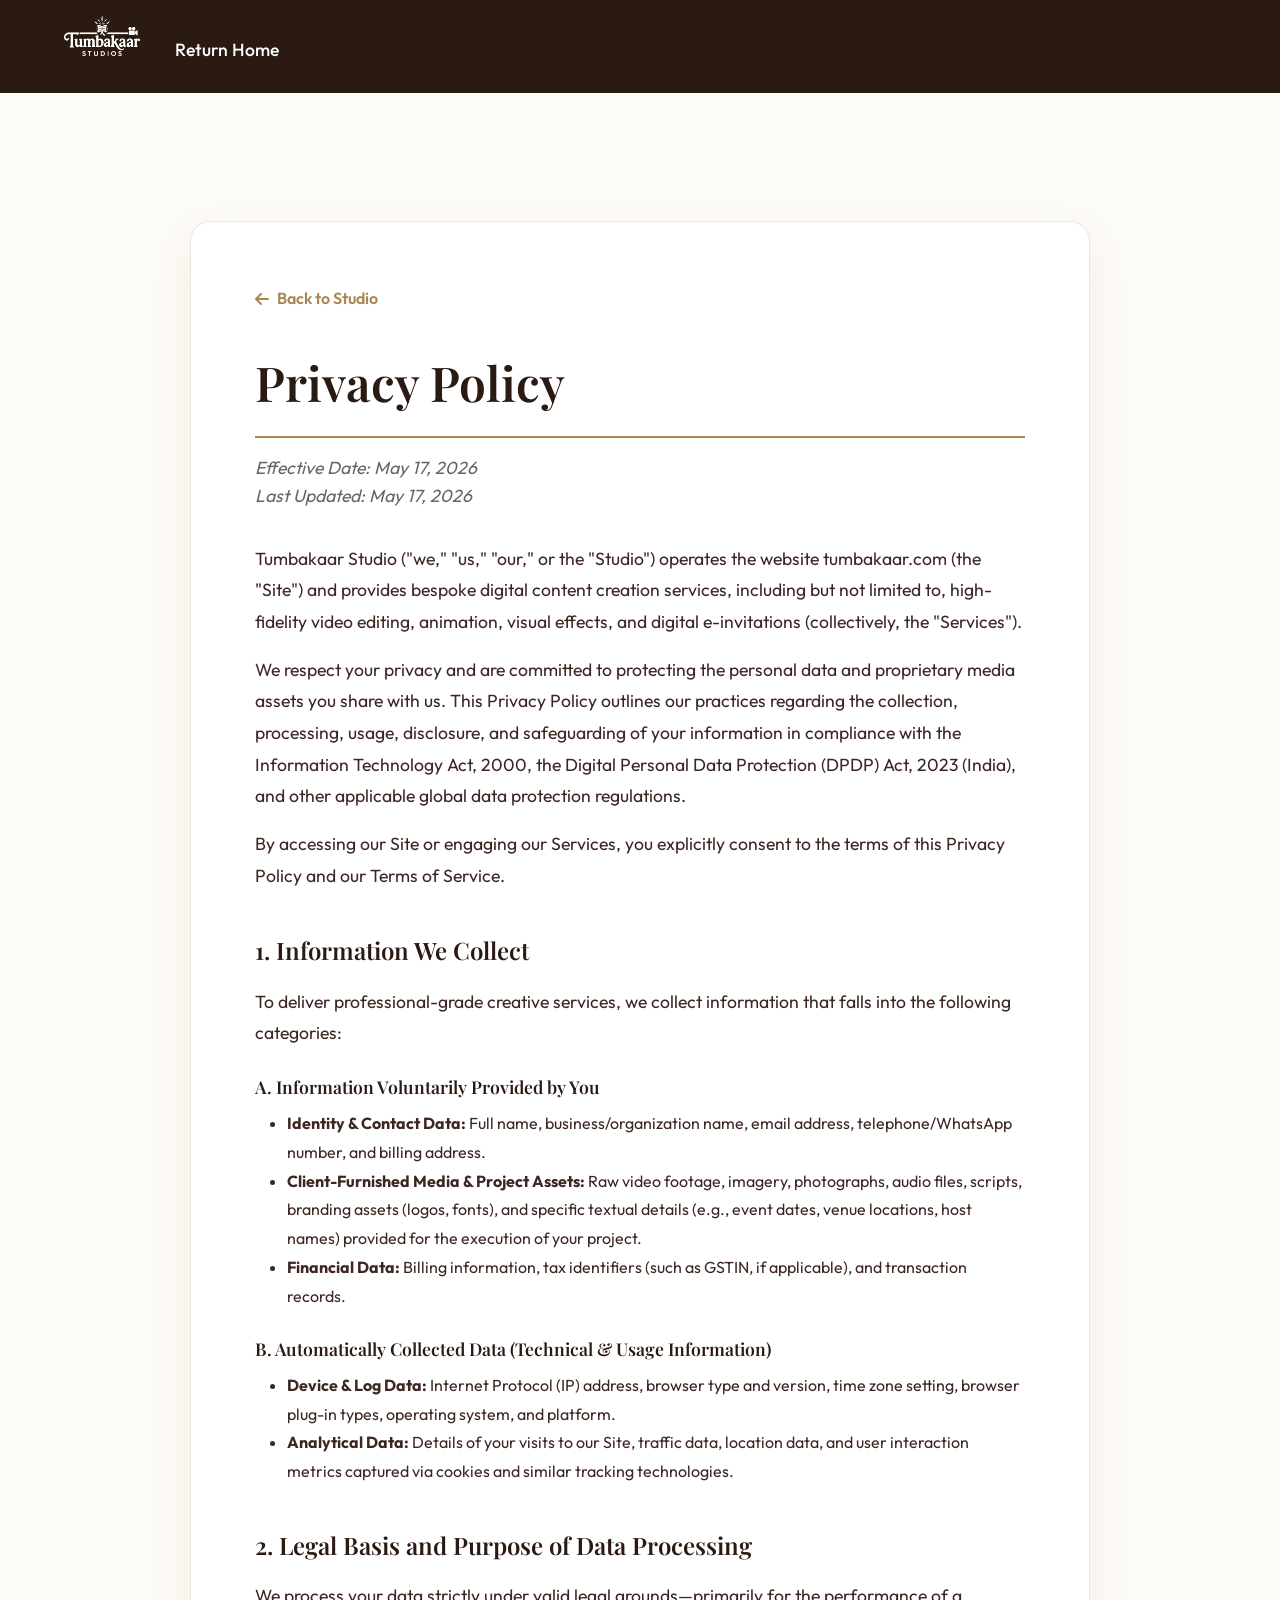
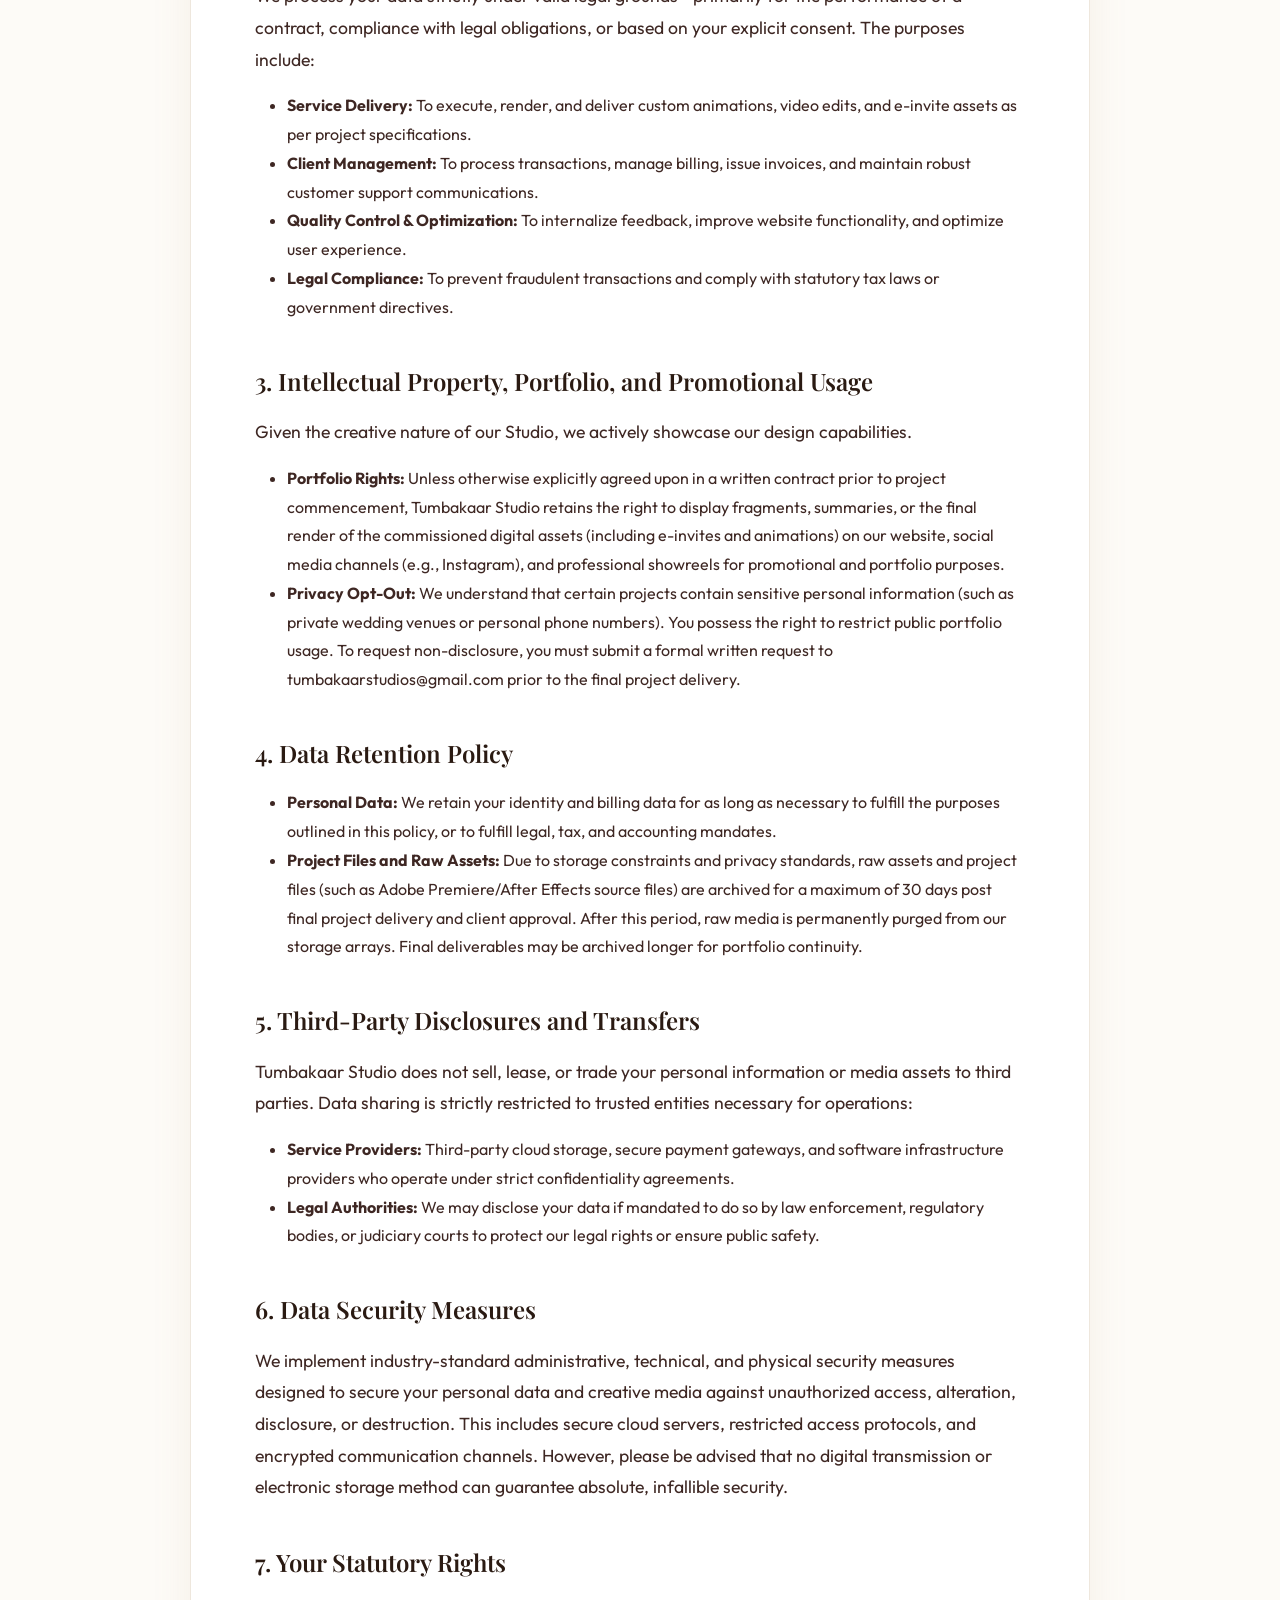
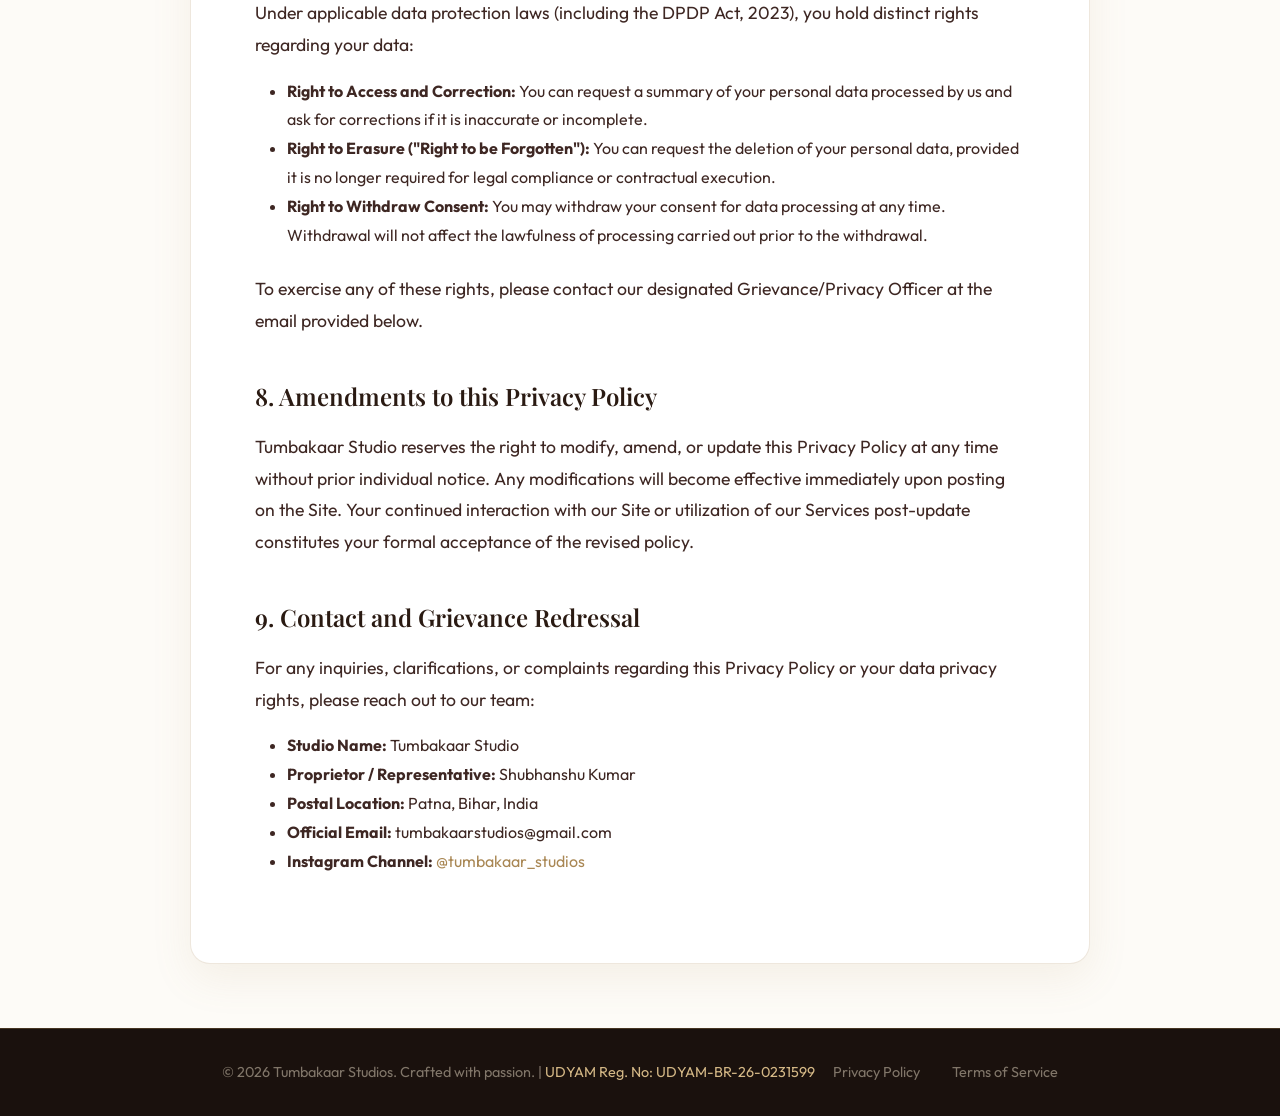
<file: privacy.html>
<!DOCTYPE html>
<html lang="en">
<head>
    <meta charset="UTF-8">
    <meta name="viewport" content="width=device-width, initial-scale=1.0">
    <title>Privacy Policy - Tumbakaar Studios</title>
    <link href="https://fonts.googleapis.com/css2?family=Outfit:wght@300;400;500;600&family=Playfair+Display:ital,wght@0,400;0,600;0,700;1,400&display=swap" rel="stylesheet">
    <link rel="stylesheet" href="https://cdnjs.cloudflare.com/ajax/libs/font-awesome/6.4.0/css/all.min.css">
    <link rel="stylesheet" href="styles.css">
    <style>
        body { background: var(--bg-cream); }
        .legal-page {
            padding: 8rem 2rem 4rem;
            min-height: 100vh;
        }
        .legal-container {
            max-width: 900px;
            margin: 0 auto;
            background: white;
            padding: 4rem;
            border-radius: 20px;
            box-shadow: 0 15px 40px rgba(169, 135, 84, 0.1);
            border: 1px solid rgba(169, 135, 84, 0.2);
            text-align: left;
        }
        .legal-title {
            font-family: var(--font-heading);
            font-size: 3rem;
            color: var(--hero-bg);
            margin-bottom: 1rem;
            border-bottom: 2px solid var(--gold);
            padding-bottom: 1rem;
        }
        .legal-meta {
            font-size: 0.9rem;
            color: #666;
            margin-bottom: 2rem;
            font-style: italic;
        }
        .legal-content h3 {
            font-family: var(--font-heading);
            font-size: 1.5rem;
            color: var(--hero-bg);
            margin-top: 2.5rem;
            margin-bottom: 1rem;
        }
        .legal-content h4 {
            font-size: 1.1rem;
            color: var(--hero-bg);
            margin-top: 1.5rem;
            margin-bottom: 0.5rem;
            font-weight: 600;
        }
        .legal-content p {
            color: var(--text-dark);
            line-height: 1.8;
            margin-bottom: 1rem;
        }
        .legal-content ul {
            margin-left: 2rem;
            margin-bottom: 1.5rem;
            color: var(--text-dark);
            line-height: 1.8;
        }
        .back-btn {
            display: inline-flex;
            align-items: center;
            gap: 0.5rem;
            margin-bottom: 2rem;
            color: var(--gold);
            text-decoration: none;
            font-weight: 600;
            transition: color 0.3s;
        }
        .back-btn:hover {
            color: var(--orange);
            transform: translateX(-5px);
        }
        @media (max-width: 768px) {
            .legal-container { padding: 2rem; }
            .legal-title { font-size: 2rem; }
        }
    </style>
</head>
<body>

    <!-- Simple Navbar for Legal Page -->
    <nav class="navbar" style="background: var(--hero-bg); padding: 1rem 5%;">
        <a href="index.html" class="logo">
            <img src="Logo_1.0.png" alt="Tumbakaar Studios" style="height: 40px; filter: brightness(0) invert(1);">
        </a>
        <a href="index.html" class="btn btn-outline" style="color: white; border-color: rgba(255,255,255,0.2);">Return Home</a>
    </nav>

    <div class="legal-page">
        <div class="legal-container">
            <a href="index.html" class="back-btn"><i class="fas fa-arrow-left"></i> Back to Studio</a>
            <h1 class="legal-title">Privacy Policy</h1>
            <div class="legal-meta">
                <p>Effective Date: May 17, 2026</p>
                <p>Last Updated: May 17, 2026</p>
            </div>
            
            <div class="legal-content">
                <p>Tumbakaar Studio ("we," "us," "our," or the "Studio") operates the website tumbakaar.com (the "Site") and provides bespoke digital content creation services, including but not limited to, high-fidelity video editing, animation, visual effects, and digital e-invitations (collectively, the "Services").</p>

                <p>We respect your privacy and are committed to protecting the personal data and proprietary media assets you share with us. This Privacy Policy outlines our practices regarding the collection, processing, usage, disclosure, and safeguarding of your information in compliance with the Information Technology Act, 2000, the Digital Personal Data Protection (DPDP) Act, 2023 (India), and other applicable global data protection regulations.</p>

                <p>By accessing our Site or engaging our Services, you explicitly consent to the terms of this Privacy Policy and our Terms of Service.</p>

                <h3>1. Information We Collect</h3>
                <p>To deliver professional-grade creative services, we collect information that falls into the following categories:</p>

                <h4>A. Information Voluntarily Provided by You</h4>
                <ul>
                    <li><strong>Identity & Contact Data:</strong> Full name, business/organization name, email address, telephone/WhatsApp number, and billing address.</li>
                    <li><strong>Client-Furnished Media & Project Assets:</strong> Raw video footage, imagery, photographs, audio files, scripts, branding assets (logos, fonts), and specific textual details (e.g., event dates, venue locations, host names) provided for the execution of your project.</li>
                    <li><strong>Financial Data:</strong> Billing information, tax identifiers (such as GSTIN, if applicable), and transaction records.</li>
                </ul>

                <h4>B. Automatically Collected Data (Technical & Usage Information)</h4>
                <ul>
                    <li><strong>Device & Log Data:</strong> Internet Protocol (IP) address, browser type and version, time zone setting, browser plug-in types, operating system, and platform.</li>
                    <li><strong>Analytical Data:</strong> Details of your visits to our Site, traffic data, location data, and user interaction metrics captured via cookies and similar tracking technologies.</li>
                </ul>

                <h3>2. Legal Basis and Purpose of Data Processing</h3>
                <p>We process your data strictly under valid legal grounds—primarily for the performance of a contract, compliance with legal obligations, or based on your explicit consent. The purposes include:</p>
                <ul>
                    <li><strong>Service Delivery:</strong> To execute, render, and deliver custom animations, video edits, and e-invite assets as per project specifications.</li>
                    <li><strong>Client Management:</strong> To process transactions, manage billing, issue invoices, and maintain robust customer support communications.</li>
                    <li><strong>Quality Control & Optimization:</strong> To internalize feedback, improve website functionality, and optimize user experience.</li>
                    <li><strong>Legal Compliance:</strong> To prevent fraudulent transactions and comply with statutory tax laws or government directives.</li>
                </ul>

                <h3>3. Intellectual Property, Portfolio, and Promotional Usage</h3>
                <p>Given the creative nature of our Studio, we actively showcase our design capabilities.</p>
                <ul>
                    <li><strong>Portfolio Rights:</strong> Unless otherwise explicitly agreed upon in a written contract prior to project commencement, Tumbakaar Studio retains the right to display fragments, summaries, or the final render of the commissioned digital assets (including e-invites and animations) on our website, social media channels (e.g., Instagram), and professional showreels for promotional and portfolio purposes.</li>
                    <li><strong>Privacy Opt-Out:</strong> We understand that certain projects contain sensitive personal information (such as private wedding venues or personal phone numbers). You possess the right to restrict public portfolio usage. To request non-disclosure, you must submit a formal written request to tumbakaarstudios@gmail.com prior to the final project delivery.</li>
                </ul>

                <h3>4. Data Retention Policy</h3>
                <ul>
                    <li><strong>Personal Data:</strong> We retain your identity and billing data for as long as necessary to fulfill the purposes outlined in this policy, or to fulfill legal, tax, and accounting mandates.</li>
                    <li><strong>Project Files and Raw Assets:</strong> Due to storage constraints and privacy standards, raw assets and project files (such as Adobe Premiere/After Effects source files) are archived for a maximum of 30 days post final project delivery and client approval. After this period, raw media is permanently purged from our storage arrays. Final deliverables may be archived longer for portfolio continuity.</li>
                </ul>

                <h3>5. Third-Party Disclosures and Transfers</h3>
                <p>Tumbakaar Studio does not sell, lease, or trade your personal information or media assets to third parties. Data sharing is strictly restricted to trusted entities necessary for operations:</p>
                <ul>
                    <li><strong>Service Providers:</strong> Third-party cloud storage, secure payment gateways, and software infrastructure providers who operate under strict confidentiality agreements.</li>
                    <li><strong>Legal Authorities:</strong> We may disclose your data if mandated to do so by law enforcement, regulatory bodies, or judiciary courts to protect our legal rights or ensure public safety.</li>
                </ul>

                <h3>6. Data Security Measures</h3>
                <p>We implement industry-standard administrative, technical, and physical security measures designed to secure your personal data and creative media against unauthorized access, alteration, disclosure, or destruction. This includes secure cloud servers, restricted access protocols, and encrypted communication channels. However, please be advised that no digital transmission or electronic storage method can guarantee absolute, infallible security.</p>

                <h3>7. Your Statutory Rights</h3>
                <p>Under applicable data protection laws (including the DPDP Act, 2023), you hold distinct rights regarding your data:</p>
                <ul>
                    <li><strong>Right to Access and Correction:</strong> You can request a summary of your personal data processed by us and ask for corrections if it is inaccurate or incomplete.</li>
                    <li><strong>Right to Erasure ("Right to be Forgotten"):</strong> You can request the deletion of your personal data, provided it is no longer required for legal compliance or contractual execution.</li>
                    <li><strong>Right to Withdraw Consent:</strong> You may withdraw your consent for data processing at any time. Withdrawal will not affect the lawfulness of processing carried out prior to the withdrawal.</li>
                </ul>
                <p>To exercise any of these rights, please contact our designated Grievance/Privacy Officer at the email provided below.</p>

                <h3>8. Amendments to this Privacy Policy</h3>
                <p>Tumbakaar Studio reserves the right to modify, amend, or update this Privacy Policy at any time without prior individual notice. Any modifications will become effective immediately upon posting on the Site. Your continued interaction with our Site or utilization of our Services post-update constitutes your formal acceptance of the revised policy.</p>

                <h3>9. Contact and Grievance Redressal</h3>
                <p>For any inquiries, clarifications, or complaints regarding this Privacy Policy or your data privacy rights, please reach out to our team:</p>
                <ul>
                    <li><strong>Studio Name:</strong> Tumbakaar Studio</li>
                    <li><strong>Proprietor / Representative:</strong> Shubhanshu Kumar</li>
                    <li><strong>Postal Location:</strong> Patna, Bihar, India</li>
                    <li><strong>Official Email:</strong> tumbakaarstudios@gmail.com</li>
                    <li><strong>Instagram Channel:</strong> <a href="https://www.instagram.com/tumbakaar_studios/" style="color: var(--gold);" target="_blank">@tumbakaar_studios</a></li>
                </ul>
            </div>
        </div>
    </div>

    <!-- Simple Footer for Legal Page -->
    <footer style="background: #1A110D; color: #E8DCC6; padding: 2rem 0; border-top: 1px solid rgba(169, 135, 84, 0.3);">
        <div style="max-width: 900px; margin: 0 auto; display: flex; justify-content: space-between; align-items: center; padding: 0 2rem;">
            <p style="margin: 0; color: rgba(232, 220, 198, 0.5); font-size: 0.9rem;">&copy; 2026 Tumbakaar Studios. Crafted with passion. | <span style="color: var(--gold-light);">UDYAM Reg. No: UDYAM-BR-26-0231599</span></p>
            <div style="display: flex; gap: 2rem;">
                <a href="privacy.html" style="color: rgba(232, 220, 198, 0.5); font-size: 0.9rem; text-decoration: none;">Privacy Policy</a>
                <a href="terms.html" style="color: rgba(232, 220, 198, 0.5); font-size: 0.9rem; text-decoration: none;">Terms of Service</a>
            </div>
        </div>
    </footer>

</body>
</html>
</file>
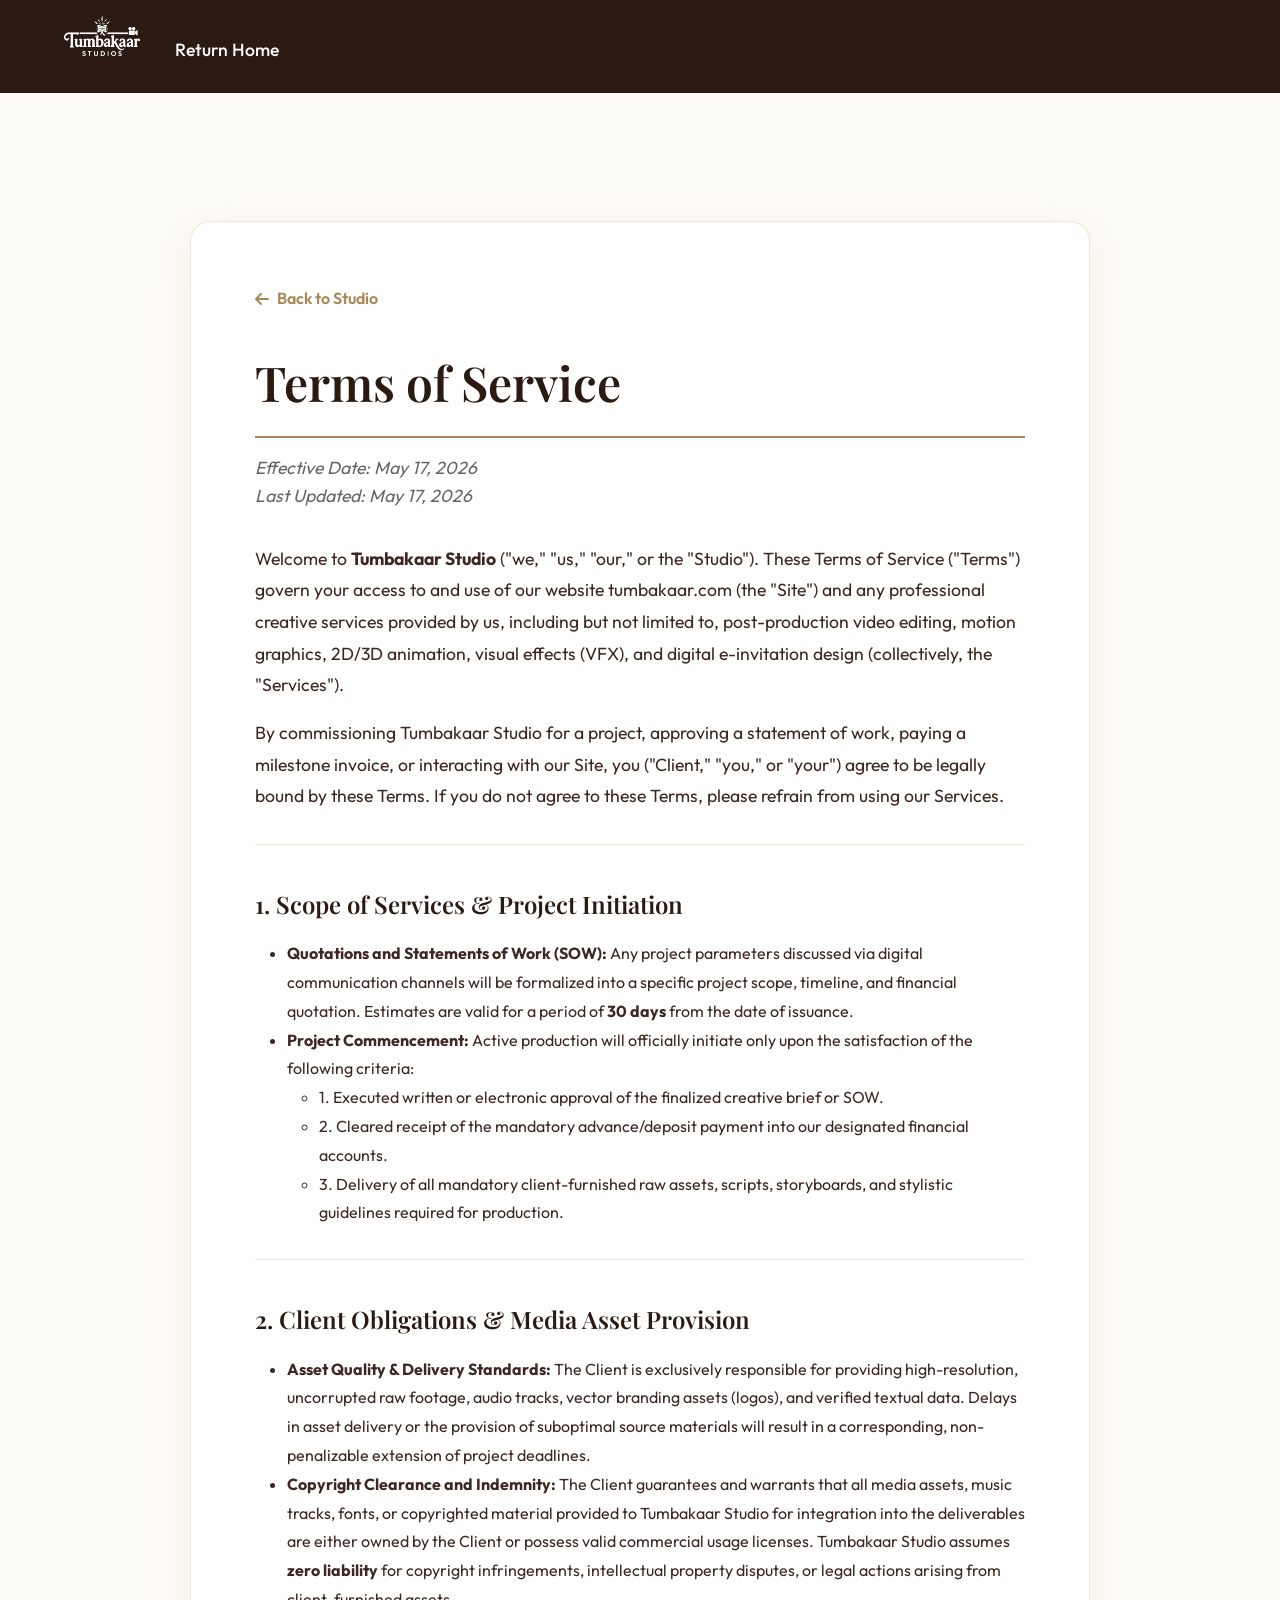
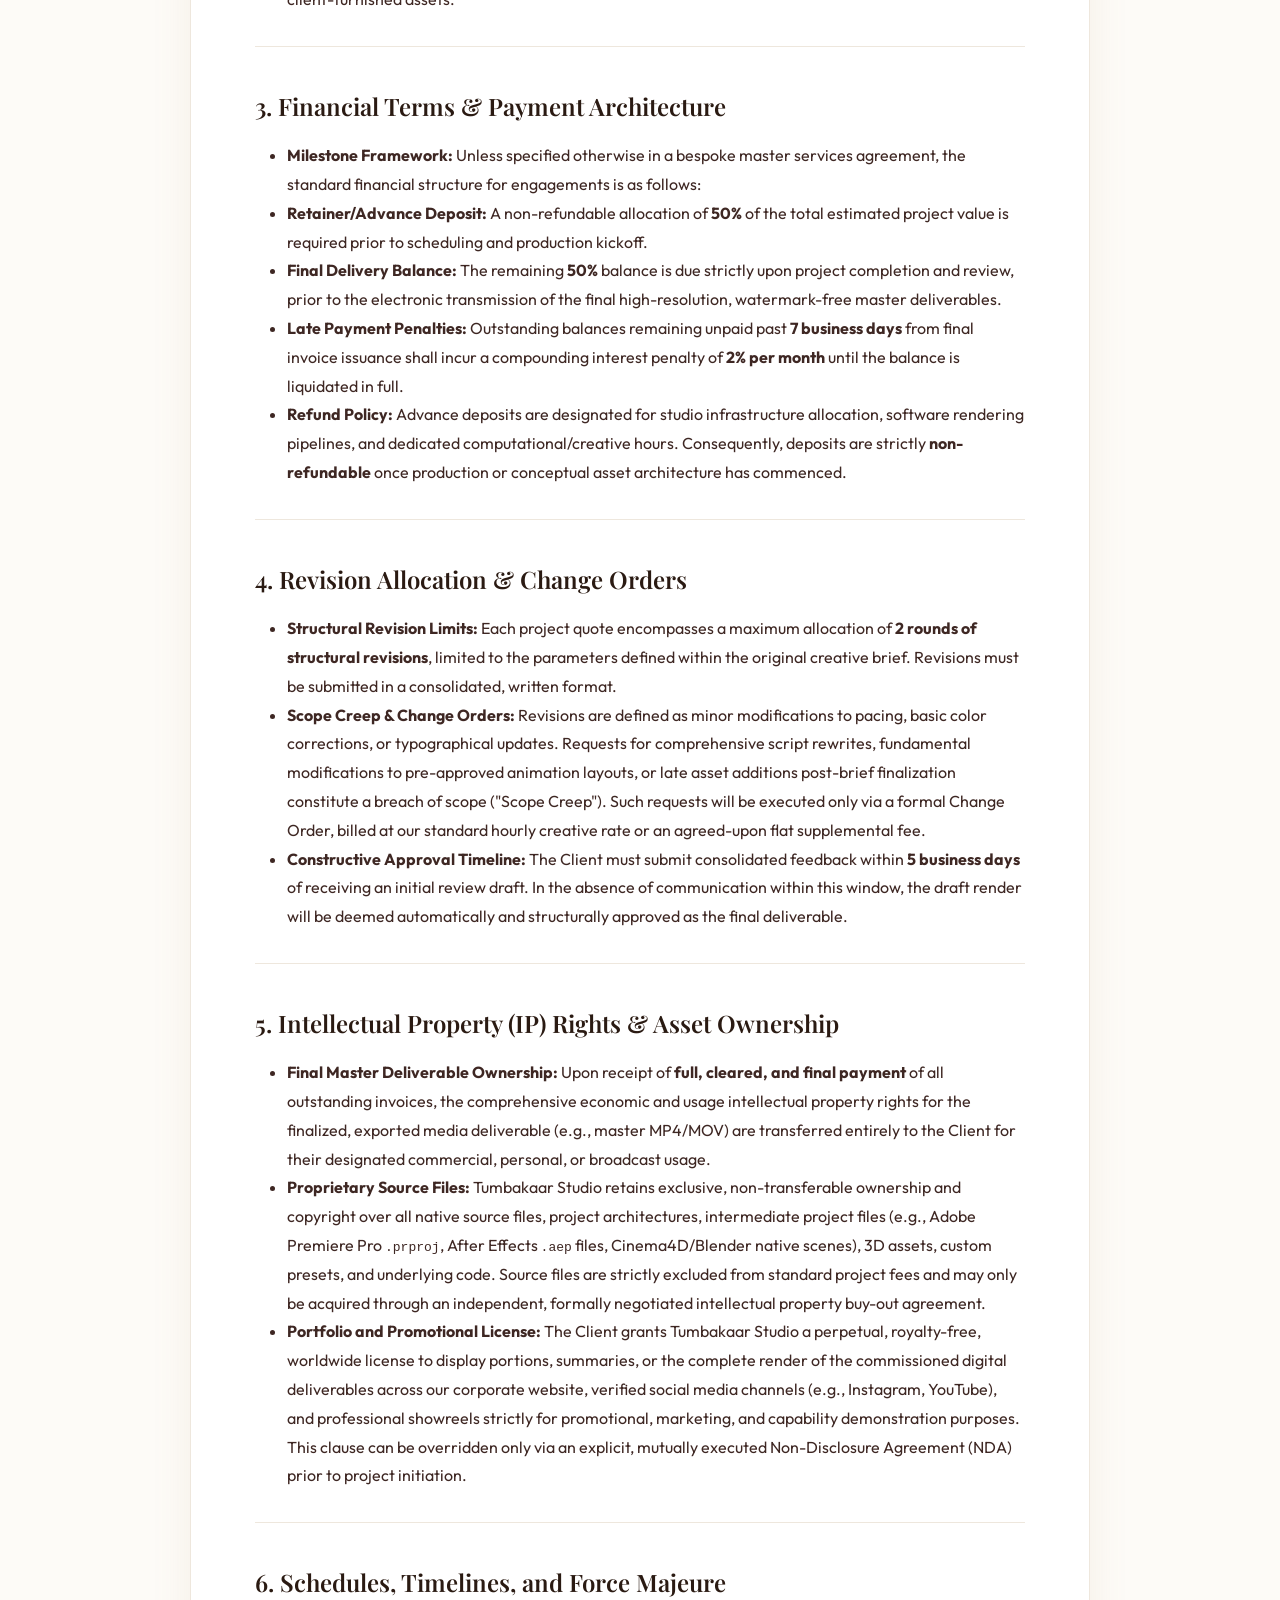
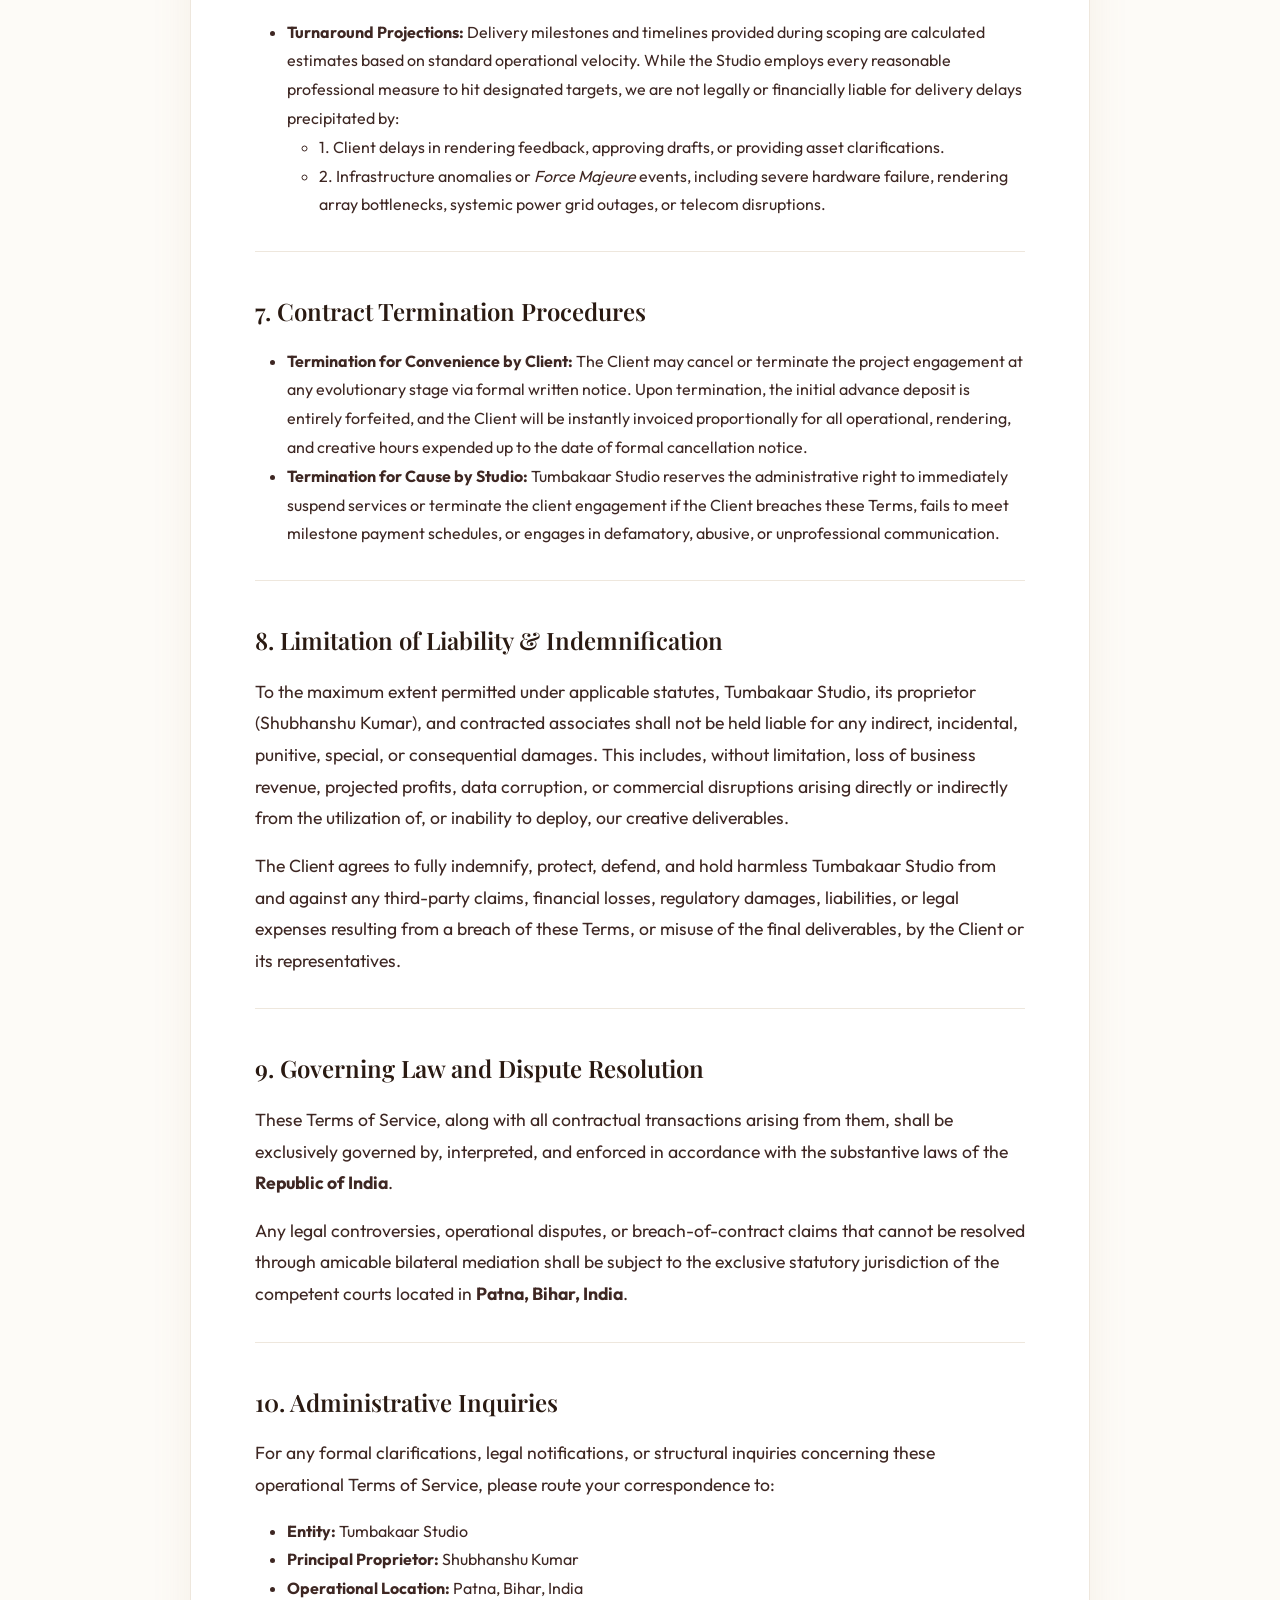
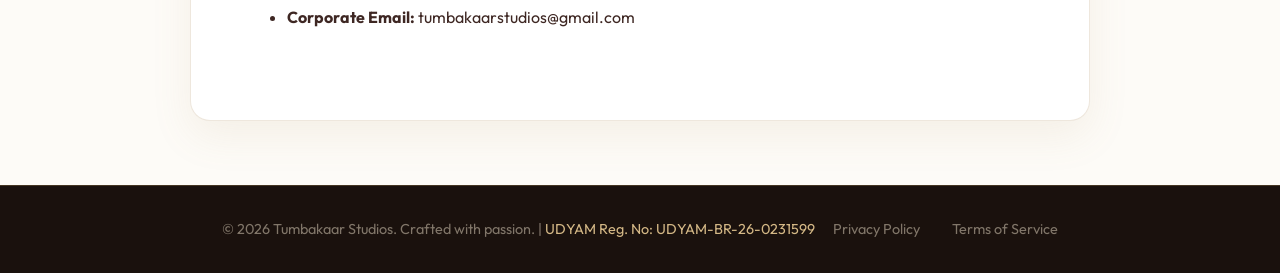
<file: terms.html>
<!DOCTYPE html>
<html lang="en">
<head>
    <meta charset="UTF-8">
    <meta name="viewport" content="width=device-width, initial-scale=1.0">
    <title>Terms of Service - Tumbakaar Studios</title>
    <link href="https://fonts.googleapis.com/css2?family=Outfit:wght@300;400;500;600&family=Playfair+Display:ital,wght@0,400;0,600;0,700;1,400&display=swap" rel="stylesheet">
    <link rel="stylesheet" href="https://cdnjs.cloudflare.com/ajax/libs/font-awesome/6.4.0/css/all.min.css">
    <link rel="stylesheet" href="styles.css">
    <style>
        body { background: var(--bg-cream); }
        .legal-page {
            padding: 8rem 2rem 4rem;
            min-height: 100vh;
        }
        .legal-container {
            max-width: 900px;
            margin: 0 auto;
            background: white;
            padding: 4rem;
            border-radius: 20px;
            box-shadow: 0 15px 40px rgba(169, 135, 84, 0.1);
            border: 1px solid rgba(169, 135, 84, 0.2);
            text-align: left;
        }
        .legal-title {
            font-family: var(--font-heading);
            font-size: 3rem;
            color: var(--hero-bg);
            margin-bottom: 1rem;
            border-bottom: 2px solid var(--gold);
            padding-bottom: 1rem;
        }
        .legal-meta {
            font-size: 0.9rem;
            color: #666;
            margin-bottom: 2rem;
            font-style: italic;
        }
        .legal-content h3 {
            font-family: var(--font-heading);
            font-size: 1.5rem;
            color: var(--hero-bg);
            margin-top: 2.5rem;
            margin-bottom: 1rem;
        }
        .legal-content h4 {
            font-size: 1.1rem;
            color: var(--hero-bg);
            margin-top: 1.5rem;
            margin-bottom: 0.5rem;
            font-weight: 600;
        }
        .legal-content p {
            color: var(--text-dark);
            line-height: 1.8;
            margin-bottom: 1rem;
        }
        .legal-content ul {
            margin-left: 2rem;
            margin-bottom: 1.5rem;
            color: var(--text-dark);
            line-height: 1.8;
        }
        .back-btn {
            display: inline-flex;
            align-items: center;
            gap: 0.5rem;
            margin-bottom: 2rem;
            color: var(--gold);
            text-decoration: none;
            font-weight: 600;
            transition: color 0.3s;
        }
        .back-btn:hover {
            color: var(--orange);
            transform: translateX(-5px);
        }
        @media (max-width: 768px) {
            .legal-container { padding: 2rem; }
            .legal-title { font-size: 2rem; }
        }
    </style>
</head>
<body>

    <!-- Simple Navbar for Legal Page -->
    <nav class="navbar" style="background: var(--hero-bg); padding: 1rem 5%;">
        <a href="index.html" class="logo">
            <img src="Logo_1.0.png" alt="Tumbakaar Studios" style="height: 40px; filter: brightness(0) invert(1);">
        </a>
        <a href="index.html" class="btn btn-outline" style="color: white; border-color: rgba(255,255,255,0.2);">Return Home</a>
    </nav>

    <div class="legal-page">
        <div class="legal-container">
            <a href="index.html" class="back-btn"><i class="fas fa-arrow-left"></i> Back to Studio</a>
            <h1 class="legal-title">Terms of Service</h1>
            <div class="legal-meta">
                <p>Effective Date: May 17, 2026</p>
                <p>Last Updated: May 17, 2026</p>
            </div>
            
            <div class="legal-content">
                <p>Welcome to <strong>Tumbakaar Studio</strong> ("we," "us," "our," or the "Studio"). These Terms of Service ("Terms") govern your access to and use of our website tumbakaar.com (the "Site") and any professional creative services provided by us, including but not limited to, post-production video editing, motion graphics, 2D/3D animation, visual effects (VFX), and digital e-invitation design (collectively, the "Services").</p>

                <p>By commissioning Tumbakaar Studio for a project, approving a statement of work, paying a milestone invoice, or interacting with our Site, you ("Client," "you," or "your") agree to be legally bound by these Terms. If you do not agree to these Terms, please refrain from using our Services.</p>

                <hr style="border: 0; border-top: 1px solid rgba(169, 135, 84, 0.2); margin: 2rem 0;">

                <h3>1. Scope of Services & Project Initiation</h3>
                <ul>
                    <li><strong>Quotations and Statements of Work (SOW):</strong> Any project parameters discussed via digital communication channels will be formalized into a specific project scope, timeline, and financial quotation. Estimates are valid for a period of <strong>30 days</strong> from the date of issuance.</li>
                    <li><strong>Project Commencement:</strong> Active production will officially initiate only upon the satisfaction of the following criteria:
                        <ul>
                            <li>1. Executed written or electronic approval of the finalized creative brief or SOW.</li>
                            <li>2. Cleared receipt of the mandatory advance/deposit payment into our designated financial accounts.</li>
                            <li>3. Delivery of all mandatory client-furnished raw assets, scripts, storyboards, and stylistic guidelines required for production.</li>
                        </ul>
                    </li>
                </ul>

                <hr style="border: 0; border-top: 1px solid rgba(169, 135, 84, 0.2); margin: 2rem 0;">

                <h3>2. Client Obligations & Media Asset Provision</h3>
                <ul>
                    <li><strong>Asset Quality & Delivery Standards:</strong> The Client is exclusively responsible for providing high-resolution, uncorrupted raw footage, audio tracks, vector branding assets (logos), and verified textual data. Delays in asset delivery or the provision of suboptimal source materials will result in a corresponding, non-penalizable extension of project deadlines.</li>
                    <li><strong>Copyright Clearance and Indemnity:</strong> The Client guarantees and warrants that all media assets, music tracks, fonts, or copyrighted material provided to Tumbakaar Studio for integration into the deliverables are either owned by the Client or possess valid commercial usage licenses. Tumbakaar Studio assumes <strong>zero liability</strong> for copyright infringements, intellectual property disputes, or legal actions arising from client-furnished assets.</li>
                </ul>

                <hr style="border: 0; border-top: 1px solid rgba(169, 135, 84, 0.2); margin: 2rem 0;">

                <h3>3. Financial Terms & Payment Architecture</h3>
                <ul>
                    <li><strong>Milestone Framework:</strong> Unless specified otherwise in a bespoke master services agreement, the standard financial structure for engagements is as follows:</li>
                    <li><strong>Retainer/Advance Deposit:</strong> A non-refundable allocation of <strong>50%</strong> of the total estimated project value is required prior to scheduling and production kickoff.</li>
                    <li><strong>Final Delivery Balance:</strong> The remaining <strong>50%</strong> balance is due strictly upon project completion and review, prior to the electronic transmission of the final high-resolution, watermark-free master deliverables.</li>
                    <li><strong>Late Payment Penalties:</strong> Outstanding balances remaining unpaid past <strong>7 business days</strong> from final invoice issuance shall incur a compounding interest penalty of <strong>2% per month</strong> until the balance is liquidated in full.</li>
                    <li><strong>Refund Policy:</strong> Advance deposits are designated for studio infrastructure allocation, software rendering pipelines, and dedicated computational/creative hours. Consequently, deposits are strictly <strong>non-refundable</strong> once production or conceptual asset architecture has commenced.</li>
                </ul>

                <hr style="border: 0; border-top: 1px solid rgba(169, 135, 84, 0.2); margin: 2rem 0;">

                <h3>4. Revision Allocation & Change Orders</h3>
                <ul>
                    <li><strong>Structural Revision Limits:</strong> Each project quote encompasses a maximum allocation of <strong>2 rounds of structural revisions</strong>, limited to the parameters defined within the original creative brief. Revisions must be submitted in a consolidated, written format.</li>
                    <li><strong>Scope Creep & Change Orders:</strong> Revisions are defined as minor modifications to pacing, basic color corrections, or typographical updates. Requests for comprehensive script rewrites, fundamental modifications to pre-approved animation layouts, or late asset additions post-brief finalization constitute a breach of scope ("Scope Creep"). Such requests will be executed only via a formal Change Order, billed at our standard hourly creative rate or an agreed-upon flat supplemental fee.</li>
                    <li><strong>Constructive Approval Timeline:</strong> The Client must submit consolidated feedback within <strong>5 business days</strong> of receiving an initial review draft. In the absence of communication within this window, the draft render will be deemed automatically and structurally approved as the final deliverable.</li>
                </ul>

                <hr style="border: 0; border-top: 1px solid rgba(169, 135, 84, 0.2); margin: 2rem 0;">

                <h3>5. Intellectual Property (IP) Rights & Asset Ownership</h3>
                <ul>
                    <li><strong>Final Master Deliverable Ownership:</strong> Upon receipt of <strong>full, cleared, and final payment</strong> of all outstanding invoices, the comprehensive economic and usage intellectual property rights for the finalized, exported media deliverable (e.g., master MP4/MOV) are transferred entirely to the Client for their designated commercial, personal, or broadcast usage.</li>
                    <li><strong>Proprietary Source Files:</strong> Tumbakaar Studio retains exclusive, non-transferable ownership and copyright over all native source files, project architectures, intermediate project files (e.g., Adobe Premiere Pro <code>.prproj</code>, After Effects <code>.aep</code> files, Cinema4D/Blender native scenes), 3D assets, custom presets, and underlying code. Source files are strictly excluded from standard project fees and may only be acquired through an independent, formally negotiated intellectual property buy-out agreement.</li>
                    <li><strong>Portfolio and Promotional License:</strong> The Client grants Tumbakaar Studio a perpetual, royalty-free, worldwide license to display portions, summaries, or the complete render of the commissioned digital deliverables across our corporate website, verified social media channels (e.g., Instagram, YouTube), and professional showreels strictly for promotional, marketing, and capability demonstration purposes. This clause can be overridden only via an explicit, mutually executed Non-Disclosure Agreement (NDA) prior to project initiation.</li>
                </ul>

                <hr style="border: 0; border-top: 1px solid rgba(169, 135, 84, 0.2); margin: 2rem 0;">

                <h3>6. Schedules, Timelines, and Force Majeure</h3>
                <ul>
                    <li><strong>Turnaround Projections:</strong> Delivery milestones and timelines provided during scoping are calculated estimates based on standard operational velocity. While the Studio employs every reasonable professional measure to hit designated targets, we are not legally or financially liable for delivery delays precipitated by:
                        <ul>
                            <li>1. Client delays in rendering feedback, approving drafts, or providing asset clarifications.</li>
                            <li>2. Infrastructure anomalies or <em>Force Majeure</em> events, including severe hardware failure, rendering array bottlenecks, systemic power grid outages, or telecom disruptions.</li>
                        </ul>
                    </li>
                </ul>

                <hr style="border: 0; border-top: 1px solid rgba(169, 135, 84, 0.2); margin: 2rem 0;">

                <h3>7. Contract Termination Procedures</h3>
                <ul>
                    <li><strong>Termination for Convenience by Client:</strong> The Client may cancel or terminate the project engagement at any evolutionary stage via formal written notice. Upon termination, the initial advance deposit is entirely forfeited, and the Client will be instantly invoiced proportionally for all operational, rendering, and creative hours expended up to the date of formal cancellation notice.</li>
                    <li><strong>Termination for Cause by Studio:</strong> Tumbakaar Studio reserves the administrative right to immediately suspend services or terminate the client engagement if the Client breaches these Terms, fails to meet milestone payment schedules, or engages in defamatory, abusive, or unprofessional communication.</li>
                </ul>

                <hr style="border: 0; border-top: 1px solid rgba(169, 135, 84, 0.2); margin: 2rem 0;">

                <h3>8. Limitation of Liability & Indemnification</h3>
                <p>To the maximum extent permitted under applicable statutes, Tumbakaar Studio, its proprietor (Shubhanshu Kumar), and contracted associates shall not be held liable for any indirect, incidental, punitive, special, or consequential damages. This includes, without limitation, loss of business revenue, projected profits, data corruption, or commercial disruptions arising directly or indirectly from the utilization of, or inability to deploy, our creative deliverables.</p>
                <p>The Client agrees to fully indemnify, protect, defend, and hold harmless Tumbakaar Studio from and against any third-party claims, financial losses, regulatory damages, liabilities, or legal expenses resulting from a breach of these Terms, or misuse of the final deliverables, by the Client or its representatives.</p>

                <hr style="border: 0; border-top: 1px solid rgba(169, 135, 84, 0.2); margin: 2rem 0;">

                <h3>9. Governing Law and Dispute Resolution</h3>
                <p>These Terms of Service, along with all contractual transactions arising from them, shall be exclusively governed by, interpreted, and enforced in accordance with the substantive laws of the <strong>Republic of India</strong>.</p>
                <p>Any legal controversies, operational disputes, or breach-of-contract claims that cannot be resolved through amicable bilateral mediation shall be subject to the exclusive statutory jurisdiction of the competent courts located in <strong>Patna, Bihar, India</strong>.</p>

                <hr style="border: 0; border-top: 1px solid rgba(169, 135, 84, 0.2); margin: 2rem 0;">

                <h3>10. Administrative Inquiries</h3>
                <p>For any formal clarifications, legal notifications, or structural inquiries concerning these operational Terms of Service, please route your correspondence to:</p>
                <ul>
                    <li><strong>Entity:</strong> Tumbakaar Studio</li>
                    <li><strong>Principal Proprietor:</strong> Shubhanshu Kumar</li>
                    <li><strong>Operational Location:</strong> Patna, Bihar, India</li>
                    <li><strong>Corporate Email:</strong> tumbakaarstudios@gmail.com</li>
                </ul>
            </div>
        </div>
    </div>

    <!-- Simple Footer for Legal Page -->
    <footer style="background: #1A110D; color: #E8DCC6; padding: 2rem 0; border-top: 1px solid rgba(169, 135, 84, 0.3);">
        <div style="max-width: 900px; margin: 0 auto; display: flex; justify-content: space-between; align-items: center; padding: 0 2rem;">
            <p style="margin: 0; color: rgba(232, 220, 198, 0.5); font-size: 0.9rem;">&copy; 2026 Tumbakaar Studios. Crafted with passion. | <span style="color: var(--gold-light);">UDYAM Reg. No: UDYAM-BR-26-0231599</span></p>
            <div style="display: flex; gap: 2rem;">
                <a href="privacy.html" style="color: rgba(232, 220, 198, 0.5); font-size: 0.9rem; text-decoration: none;">Privacy Policy</a>
                <a href="terms.html" style="color: rgba(232, 220, 198, 0.5); font-size: 0.9rem; text-decoration: none;">Terms of Service</a>
            </div>
        </div>
    </footer>

</body>
</html>
</file>
<file: styles.css>
/* 
  Tumbakaar Studios - CSS
  Theme: Royal Cream / Gold / Premium Dark Hero
*/

:root {
    /* Colors */
    --bg-cream: #FDFBF7;
    --text-dark: #3E2723;
    --gold: #A98754;
    --gold-light: #D4B886;
    --orange: #D96A39;
    --orange-hover: #C55828;
    --green: #48A870;
    
    --hero-bg: #2A1A12;
    --hero-bg-dark: #15100E;
    
    /* Typography */
    --font-heading: 'Playfair Display', serif;
    --font-body: 'Outfit', sans-serif;
}

/* Reset & Global */
* {
    margin: 0;
    padding: 0;
    box-sizing: border-box;
}

html {
    scroll-behavior: smooth;
    overflow-x: hidden;
}

body {
    font-family: var(--font-body);
    background-color: var(--bg-cream);
    color: var(--text-dark);
    line-height: 1.6;
    overflow-x: hidden;
    position: relative;
}

/* Sparkles Background Effect */
.sparkles-bg {
    position: fixed;
    top: 0;
    left: 0;
    width: 100vw;
    height: 100vh;
    pointer-events: none;
    z-index: 0;
    background-image: 
        radial-gradient(circle at 10% 20%, rgba(212, 184, 134, 0.4) 2px, transparent 3px),
        radial-gradient(circle at 80% 40%, rgba(212, 184, 134, 0.4) 2px, transparent 3px),
        radial-gradient(circle at 30% 70%, rgba(212, 184, 134, 0.4) 2px, transparent 3px),
        radial-gradient(circle at 70% 90%, rgba(212, 184, 134, 0.4) 1.5px, transparent 2.5px),
        radial-gradient(circle at 50% 10%, rgba(212, 184, 134, 0.4) 1.5px, transparent 2.5px);
    background-size: 200px 200px;
}

/* Typography */
h1, h2, h3, h4, h5, h6 {
    font-family: var(--font-heading);
    font-weight: 600;
    color: inherit;
    margin-bottom: 1rem;
}

.section-title {
    font-size: 3rem;
    margin-bottom: 3rem;
    font-weight: 700;
    color: var(--text-dark);
}

p {
    font-size: 1.1rem;
}

a {
    text-decoration: none;
    transition: all 0.3s ease;
}

/* Utilities */
.container {
    max-width: 1200px;
    margin: 0 auto;
    padding: 0 2rem;
    position: relative;
    z-index: 10;
}

.text-center { text-align: center; }
.mt-4 { margin-top: 2rem; }
.pt-0 { padding-top: 0 !important; }

.section {
    padding: 5rem 0;
    position: relative;
}

.relative-container {
    position: relative;
}

/* Navbar */
#navbar {
    position: fixed;
    top: 0;
    left: 0;
    width: 100%;
    z-index: 1000;
    padding: 1.5rem 0;
    transition: all 0.3s ease;
    color: var(--text-dark);
}

#navbar.scrolled {
    background: rgba(253, 251, 247, 0.95);
    backdrop-filter: blur(10px);
    padding: 1rem 0;
    box-shadow: 0 5px 20px rgba(0, 0, 0, 0.05);
}

.nav-container {
    max-width: 1200px;
    margin: 0 auto;
    padding: 0 2rem;
    display: flex;
    justify-content: space-between;
    align-items: center;
}

.logo img {
    height: 40px;
    transition: filter 0.3s ease;
}

.nav-links {
    display: flex;
    gap: 3rem;
}

.nav-links a {
    color: inherit;
    font-weight: 500;
    font-size: 1.1rem;
}

.nav-links a:hover {
    color: var(--orange);
}

.mobile-menu-btn {
    display: none;
    font-size: 1.5rem;
    cursor: pointer;
}

/* Buttons */
.btn {
    display: inline-flex;
    align-items: center;
    justify-content: center;
    padding: 0.8rem 2rem;
    font-family: var(--font-body);
    font-weight: 500;
    cursor: pointer;
    border: none;
    font-size: 1.1rem;
    transition: all 0.3s ease;
}

.btn-pill {
    border-radius: 50px;
}

.btn-orange {
    background-color: var(--orange);
    color: white;
}
.btn-orange:hover {
    background-color: var(--orange-hover);
    transform: translateY(-2px);
}

.btn-green {
    background-color: var(--green);
    color: white;
    gap: 0.5rem;
}

.btn-outline-light {
    background-color: transparent;
    color: white;
    border: 1px solid rgba(255,255,255,0.4);
}

.btn-gold-outline {
    background-color: transparent;
    color: var(--gold);
    border: 2px solid var(--gold);
}
.btn-gold-outline:hover {
    background-color: var(--gold);
    color: white !important;
    box-shadow: 0 8px 25px rgba(169, 135, 84, 0.25);
    transform: translateY(-2px);
}
.btn-outline-light:hover {
    background-color: white;
    color: var(--hero-bg);
}

.btn-outline-dark {
    background-color: transparent;
    color: var(--text-dark);
    border: 1px solid var(--text-dark);
    padding: 0.6rem 2.5rem;
}
.btn-outline-dark:hover {
    background-color: var(--text-dark);
    color: var(--bg-cream);
}

/* Pills */
.pill {
    display: inline-block;
    padding: 0.4rem 1.5rem;
    border-radius: 30px;
    font-size: 0.9rem;
    font-weight: 600;
    letter-spacing: 1px;
    margin-bottom: 1rem;
    text-transform: uppercase;
}

.gold-pill {
    background-color: var(--text-dark);
    color: var(--gold-light);
    border: 1px solid var(--text-dark);
}

.outline-pill {
    background-color: transparent;
    color: var(--text-dark);
    border: 1px solid var(--text-dark);
}

.dark-pill-small, .green-pill-small {
    background-color: #372A23;
    color: white;
    font-size: 0.8rem;
    padding: 0.3rem 1.2rem;
    margin-bottom: 0;
}

/* Hero / Services Section */
.hero-services {
    min-height: 100vh;
    display: flex;
    align-items: center;
    padding-top: 120px; /* Accounts for fixed navbar */
    padding-bottom: 5rem;
    overflow: hidden;
}

.hero-services .section-title {
    font-size: 4.5rem;
    margin-bottom: 3rem;
    color: var(--text-dark);
    line-height: 1.1;
    max-width: 800px;
    margin-left: auto;
    margin-right: auto;
}

.hero-services .service-item p {
    font-size: 1.2rem;
    color: #5D4037;
}

.section-divider {
    width: 100%;
    height: 60px;
    border-bottom: 1px solid rgba(169, 135, 84, 0.2);
    border-radius: 0 0 50% 50%;
    margin-bottom: 2rem;
}

/* Services Section & Floating Elements */
.floating-wrapper {
    position: absolute;
    top: 0;
    left: 0;
    width: 100%;
    height: 100%;
    pointer-events: none;
    z-index: 0;
    overflow: hidden; /* Contains floats perfectly */
}

.float-left, .float-right {
    position: absolute;
    top: 0;
    height: 100%;
    width: 350px;
}
.float-left { left: -2%; }
.float-right { right: -2%; }

.float-anim {
    position: absolute;
    will-change: transform;
    filter: drop-shadow(0 15px 25px rgba(0,0,0,0.15));
}

.card-left { 
    --rot: -15deg; 
    top: 15%; 
    left: 0; 
    width: 320px; 
    animation: floatCard 6s ease-in-out infinite; 
    transform: rotate(var(--rot)); 
}
.card-bottom-left { 
    --rot: 5deg; 
    top: 60%; 
    left: 40px; 
    animation: floatCard 8s ease-in-out infinite; 
    transform: rotate(var(--rot)); 
}
.card-right { 
    --rot: 10deg; 
    top: 58%; 
    right: -20px; 
    width: 220px; 
    animation: floatCard 7s ease-in-out infinite; 
    transform: rotate(var(--rot)); 
}
.card-top-right { 
    --rot: -8deg; 
    top: 8%; 
    right: 80px; 
    width: 200px; 
    animation: floatCard 7.5s ease-in-out infinite; 
    transform: rotate(var(--rot)); 
}

@keyframes floatCard {
    0%, 100% { transform: translateY(0) rotate(var(--rot)); }
    50% { transform: translateY(-16px) rotate(calc(var(--rot) + 4deg)); }
}

.invite-card-placeholder {
    width: 200px;
    height: 280px;
    background: #E8DCC6;
    border: 2px solid var(--gold);
    border-radius: 10px;
    display: flex;
    align-items: center;
    justify-content: center;
    padding: 10px;
}
.invite-card-placeholder .card-inner {
    border: 1px solid var(--gold);
    width: 100%;
    height: 100%;
    border-radius: 5px;
    display: flex;
    flex-direction: column;
    align-items: center;
    justify-content: center;
    text-align: center;
    color: var(--text-dark);
}

.services-content {
    position: relative;
    max-width: 900px;
    margin: 0 auto;
    z-index: 10;
}

.service-pills {
    display: flex;
    flex-direction: column;
    align-items: center;
    gap: 2rem;
}

.service-item {
    text-align: center;
    max-width: 400px;
}

/* Portfolio Section (3D Carousel) */
.showcase-container {
    position: relative;
    height: 350px;
    margin-bottom: 2rem;
    perspective: 1200px;
    display: flex;
    align-items: center;
    justify-content: center;
    overflow: hidden;
}

.scene {
    width: 200px;
    height: 260px;
    perspective: 1000px;
}

.carousel-ring {
    width: 100%;
    height: 100%;
    position: absolute;
    transform-style: preserve-3d;
    animation: rotateCarousel 20s infinite linear;
}

.showcase-container:hover .carousel-ring {
    animation-play-state: paused;
}

.carousel-card {
    position: absolute;
    left: 10px;
    top: 10px;
    width: 180px;
    height: 240px;
    background: #111;
    color: var(--gold-light);
    border: 1.5px solid var(--gold);
    display: flex;
    align-items: center;
    justify-content: center;
    box-shadow: 0 10px 30px rgba(0,0,0,0.4);
    border-radius: 12px;
    overflow: hidden;
    /* 5 cards = 360/5 = 72deg. translateZ to push them out into a circle */
    transform: rotateY(calc(var(--i) * 72deg)) translateZ(280px);
    transition: transform 0.4s cubic-bezier(0.16, 1, 0.3, 1), border-color 0.3s, box-shadow 0.3s;
    cursor: pointer;
    will-change: transform;
    backface-visibility: hidden;
    -webkit-backface-visibility: hidden;
}

.carousel-card:hover {
    transform: rotateY(calc(var(--i) * 72deg)) translateZ(310px) scale(1.06);
    border-color: var(--orange);
    box-shadow: 0 15px 35px rgba(217, 106, 57, 0.35);
    z-index: 50;
}

.carousel-card .card-inner {
    width: 100%;
    height: 100%;
    position: relative;
    border-radius: inherit;
    overflow: hidden;
}

/* Premium luxury inner frame floating on top of the video */
.carousel-card .card-inner::after {
    content: '';
    position: absolute;
    top: 6px;
    left: 6px;
    right: 6px;
    bottom: 6px;
    border: 1px dashed rgba(212, 184, 134, 0.4);
    border-radius: 8px;
    pointer-events: none;
    z-index: 3;
    transition: border-color 0.3s;
}

.carousel-card:hover .card-inner::after {
    border-color: rgba(217, 106, 57, 0.7);
}

.carousel-video {
    width: 100%;
    height: 100%;
    object-fit: cover;
    position: absolute;
    top: 0;
    left: 0;
    z-index: 1;
    border-radius: inherit;
    transition: filter 0.3s;
}

.carousel-card:hover .carousel-video {
    filter: brightness(1.1);
}

.card-overlay {
    position: absolute;
    bottom: 0;
    left: 0;
    width: 100%;
    padding: 2.5rem 1rem 1rem;
    background: linear-gradient(to top, rgba(26, 17, 13, 0.95) 0%, rgba(26, 17, 13, 0.4) 60%, transparent 100%);
    z-index: 2;
    text-align: center;
    color: white;
}

.card-overlay h3 {
    font-family: var(--font-heading);
    font-size: 1.1rem;
    margin: 0;
    text-shadow: 0 2px 4px rgba(0,0,0,0.6);
    color: var(--gold-light);
    transition: color 0.3s;
}

.carousel-card:hover .card-overlay h3 {
    color: white;
}

@keyframes rotateCarousel {
    from { transform: rotateY(0deg); }
    to { transform: rotateY(-360deg); }
}

.showcase-desc { margin-bottom: 1.5rem; color: var(--text-dark); }

.portfolio-filters {
    display: flex;
    justify-content: center;
    gap: 1rem;
    margin-bottom: 3rem;
    flex-wrap: wrap;
}

.filter-btn {
    background: transparent;
    border: none;
    font-size: 1rem;
    font-weight: 500;
    color: var(--text-dark);
    cursor: pointer;
    padding: 0.5rem 1.2rem;
    border-radius: 50px;
    border: 1px solid transparent;
    transition: all 0.3s ease;
}

.filter-btn.active, .filter-btn:hover {
    border-color: var(--gold);
    color: var(--orange);
}

.portfolio-grid {
    display: grid;
    grid-template-columns: repeat(auto-fill, minmax(280px, 1fr));
    gap: 1.5rem;
    text-align: left;
}

.portfolio-item {
    border-radius: 16px;
    overflow: hidden;
    position: relative;
    cursor: pointer;
    opacity: 1;
    box-shadow: 0 10px 30px rgba(0, 0, 0, 0.05);
    transition: transform 0.3s ease, box-shadow 0.3s ease, opacity 0.25s ease;
    border: 1px solid rgba(169, 135, 84, 0.2);
}

.portfolio-item:hover {
    transform: translateY(-5px);
    box-shadow: 0 15px 40px rgba(169, 135, 84, 0.2);
    border-color: var(--gold);
}

.portfolio-img {
    width: 100%;
    height: 250px;
    transition: all 0.5s ease;
}

.portfolio-item:hover .portfolio-img {
    transform: scale(1.05);
}

.portfolio-info {
    position: absolute;
    bottom: 0;
    left: 0;
    width: 100%;
    padding: 1.5rem;
    background: linear-gradient(to top, rgba(62, 39, 35, 0.9), transparent);
    color: white;
}

.portfolio-info h4 { color: white; margin-bottom: 0.25rem; }
.portfolio-info span { color: var(--gold-light); font-size: 0.875rem; }

/* Pricing Section */
.pricing-tabs {
    display: flex;
    justify-content: center;
    flex-wrap: wrap;
    gap: 1rem;
    margin: 2rem 0 3rem;
}

.tab-btn {
    background: transparent;
    border: 1px solid var(--gold);
    color: var(--text-dark);
    padding: 0.75rem 2rem;
    border-radius: 50px;
    font-family: var(--font-body);
    font-weight: 500;
    cursor: pointer;
    transition: all 0.3s ease;
}

.tab-btn:hover {
    background: rgba(169, 135, 84, 0.1);
}

.tab-btn.active {
    background: var(--gold);
    color: white;
    box-shadow: 0 4px 15px rgba(169, 135, 84, 0.3);
}

.tab-content {
    display: none;
    animation: fadeIn 0.5s ease forwards;
}

.tab-content.active {
    display: block;
}

@keyframes fadeIn {
    from { opacity: 0; transform: translateY(10px); }
    to { opacity: 1; transform: translateY(0); }
}

.pricing-cards {
    display: flex;
    justify-content: center;
    align-items: center;
    gap: 3rem;
    margin-top: 3rem;
}

.pricing-card {
    position: relative;
    width: 100%;
    max-width: 320px;
    min-height: 450px;
    background-color: var(--bg-cream);
    z-index: 1;
    display: flex;
    align-items: center;
    justify-content: center;
}

.pricing-card::before {
    content: '';
    position: absolute;
    top: 0; left: 0; right: 0; bottom: 0;
    border: 2px solid var(--gold);
    border-radius: 40px;
    z-index: -1;
    background: 
        radial-gradient(circle at 0 50%, transparent 20px, var(--bg-cream) 21px),
        radial-gradient(circle at 100% 50%, transparent 20px, var(--bg-cream) 21px);
    background-size: 51% 100%;
    background-repeat: no-repeat;
    background-position: left center, right center;
    filter: drop-shadow(0 15px 25px rgba(169, 135, 84, 0.2));
}

.pricing-inner {
    width: 85%;
    height: 88%;
    border: 1px dashed var(--gold);
    border-radius: 30px;
    display: flex;
    flex-direction: column;
    justify-content: space-between;
    padding: 2rem 1rem;
    text-align: center;
}

.premium-card::before {
    border-width: 3px;
    background-color: #F8F2E8;
}
.premium-card .pricing-inner { border: 2px solid var(--gold); }

.pricing-body p { margin-bottom: 1.5rem; color: var(--text-dark); }
.pricing-body h4 { font-size: 1.5rem; }

/* Editorial Journey Section */
.editorial-journey {
    position: relative;
    max-width: 900px;
    margin: 4rem auto 0;
    padding: 2rem 0;
}

.journey-line {
    position: absolute;
    top: 0;
    bottom: 0;
    left: 50%;
    width: 2px;
    background: linear-gradient(to bottom, transparent, var(--gold) 15%, var(--gold) 85%, transparent);
    transform: translateX(-50%);
    z-index: 0;
}

.journey-step {
    position: relative;
    width: 50%;
    margin-bottom: 4rem;
    z-index: 1;
}

.journey-step.left {
    left: 0;
    padding-right: 4rem;
    text-align: right;
}

.journey-step.right {
    left: 50%;
    padding-left: 4rem;
    text-align: left;
    margin-top: 6rem;
}

.journey-number {
    position: absolute;
    top: -3rem;
    font-size: 10rem;
    font-family: var(--font-heading);
    color: rgba(169, 135, 84, 0.08); /* Faint gold */
    line-height: 1;
    z-index: -1;
    font-weight: 700;
}

.journey-step.left .journey-number { right: 2rem; }
.journey-step.right .journey-number { left: 2rem; }

.journey-content h4 {
    font-size: 1.5rem;
    color: var(--text-dark);
    margin-bottom: 1rem;
    font-family: var(--font-heading);
}

.journey-content p {
    font-size: 1.05rem;
    color: #5D4037;
    line-height: 1.6;
}

/* Connecting dots */
.journey-step::after {
    content: '';
    position: absolute;
    top: 1.5rem;
    width: 14px;
    height: 14px;
    background: white;
    border: 3px solid var(--gold);
    border-radius: 50%;
    z-index: 2;
    box-shadow: 0 0 0 5px rgba(169, 135, 84, 0.2);
}

.journey-step.left::after { right: -7px; }
.journey-step.right::after { left: -7px; }

/* Contact Section */
.contact-wrapper {
    display: grid;
    grid-template-columns: 1fr 1fr;
    gap: 4rem;
    align-items: center;
    background: white;
    border-radius: 24px;
    padding: 4rem;
    box-shadow: 0 15px 40px rgba(169, 135, 84, 0.1);
    border: 1px solid rgba(169, 135, 84, 0.3);
}

.contact-info h2 { font-size: 2.5rem; }
.contact-methods { margin-top: 2rem; display: flex; flex-direction: column; gap: 1.5rem; }
.contact-method { display: flex; align-items: center; gap: 1rem; font-size: 1.125rem; font-weight: 500; color: var(--text-dark); }
.contact-method i {
    width: 40px; height: 40px;
    background: rgba(169, 135, 84, 0.1); color: var(--orange);
    display: flex; align-items: center; justify-content: center;
    border-radius: 50%; font-size: 1.25rem; transition: all 0.3s ease;
}
.contact-method:hover i { background: var(--orange); color: white; }

.contact-form { display: flex; flex-direction: column; gap: 1.5rem; text-align: left; }
.form-group { display: flex; flex-direction: column; gap: 0.5rem; }
.form-group label { font-weight: 500; font-size: 0.9rem; }
.form-group input, .form-group select, .form-group textarea {
    padding: 1rem; border: 1px solid rgba(169, 135, 84, 0.3); border-radius: 8px;
    font-family: var(--font-body); font-size: 1rem; background: var(--bg-cream); transition: border-color 0.3s ease;
}
.form-group input:focus, .form-group select:focus, .form-group textarea:focus { outline: none; border-color: var(--gold); }
.btn-block { width: 100%; }

/* Tools Section */
.tools-title {
    font-size: 1rem;
    letter-spacing: 2px;
    color: #888;
    margin-bottom: 2rem;
}

.tools-marquee {
    width: 100%;
    overflow: hidden;
    position: relative;
    padding: 1rem 0;
    white-space: nowrap;
}

.tools-track {
    display: inline-flex;
    gap: 3rem;
    animation: marqueeScroll 20s linear infinite;
}

.tool-item {
    font-family: var(--font-body);
    font-size: 1.25rem;
    font-weight: 500;
    color: var(--text-dark);
    display: inline-flex;
    align-items: center;
    gap: 0.75rem;
    padding: 0.8rem 2rem;
    background: white;
    border-radius: 50px;
    border: 1px solid rgba(169, 135, 84, 0.2);
    box-shadow: 0 5px 15px rgba(0,0,0,0.03);
}

.tool-item i { color: var(--orange); }

@keyframes marqueeScroll {
    0% { transform: translateX(0); }
    100% { transform: translateX(-50%); } /* Since elements are duplicated */
}

/* Testimonials Section */
.testimonials-marquee {
    width: 100%;
    overflow: hidden;
    position: relative;
    padding: 3rem 0;
    margin-top: 2rem;
    mask-image: linear-gradient(to right, transparent, black 10%, black 90%, transparent);
    -webkit-mask-image: linear-gradient(to right, transparent, black 10%, black 90%, transparent);
}

.testimonials-track {
    display: inline-flex;
    gap: 2rem;
    animation: testimonialScroll 40s linear infinite;
    padding-left: 2rem;
}

.testimonials-track:hover {
    animation-play-state: paused;
}

.testimonial-card {
    width: 380px;
    flex-shrink: 0;
    white-space: normal;
    background: white;
    border: 1px solid rgba(169, 135, 84, 0.2);
    padding: 3rem 2rem;
    border-radius: 16px;
    box-shadow: 0 10px 30px rgba(0,0,0,0.05);
    display: flex;
    flex-direction: column;
    justify-content: space-between;
    transition: transform 0.3s ease;
    text-align: left;
}

.testimonial-card:hover { transform: translateY(-5px); border-color: var(--gold); }

@keyframes testimonialScroll {
    0% { transform: translateX(0); }
    100% { transform: translateX(calc(-50% - 1rem)); } /* -50% because 10 elements duplicated, minus half gap */
}

.stars { color: #FFB300; margin-bottom: 1rem; }

.review {
    font-size: 1.1rem;
    font-style: italic;
    margin-bottom: 2rem;
    color: #555;
    line-height: 1.6;
}

.client-name { font-size: 1.1rem; margin-bottom: 0.2rem; }
.client-type { font-size: 0.85rem; color: var(--gold); font-weight: 600; text-transform: uppercase; letter-spacing: 1px; }

/* Premium Footer */
.premium-footer {
    background: #1A110D;
    color: #E8DCC6;
    padding: 6rem 0 0;
    border-top: 1px solid rgba(169, 135, 84, 0.3);
    position: relative;
    overflow: hidden;
}

.premium-footer::before {
    content: '';
    position: absolute;
    top: -50%;
    left: 50%;
    width: 600px;
    height: 600px;
    background: radial-gradient(circle, rgba(169, 135, 84, 0.05) 0%, transparent 70%);
    transform: translateX(-50%);
    pointer-events: none;
}

.premium-footer .footer-container { 
    display: grid; 
    grid-template-columns: 2fr 1fr 1fr 1.5fr; 
    gap: 4rem; 
    margin-bottom: 4rem; 
    align-items: start; 
}

.premium-footer .footer-logo {
    height: 45px;
    margin-bottom: 1.5rem;
    filter: brightness(0) invert(1);
    opacity: 0.9;
}

.premium-footer .footer-brand p { 
    color: rgba(232, 220, 198, 0.6); 
    font-size: 0.95rem;
    line-height: 1.8; 
    margin-bottom: 2rem;
    max-width: 320px;
}

.footer-contact-direct {
    display: flex;
    flex-direction: column;
    gap: 0.8rem;
}

.footer-contact-direct a {
    color: rgba(232, 220, 198, 0.8);
    font-size: 0.95rem;
    display: flex;
    align-items: center;
    gap: 0.8rem;
    transition: color 0.3s;
}

.footer-contact-direct a:hover {
    color: var(--gold);
}

.footer-contact-direct i {
    color: var(--gold);
    font-size: 1.1rem;
}

.premium-footer h4 { 
    color: white; 
    margin-bottom: 1.5rem; 
    font-size: 1.1rem; 
    font-weight: 600;
    letter-spacing: 0.5px;
}

.premium-footer .footer-links a { 
    color: rgba(232, 220, 198, 0.6); 
    font-size: 0.95rem;
    margin-bottom: 0.8rem;
    transition: all 0.3s; 
    display: inline-block;
}

.premium-footer .footer-links a:hover { 
    color: var(--gold-light); 
    transform: translateX(5px);
}

.social-desc {
    color: rgba(232, 220, 198, 0.6); 
    font-size: 0.95rem;
    margin-bottom: 1.5rem;
}

.premium-footer .social-icons a {
    width: 45px; 
    height: 45px; 
    background: transparent;
    border: 1px solid rgba(169, 135, 84, 0.3);
    color: rgba(232, 220, 198, 0.8);
    display: flex;
    align-items: center;
    justify-content: center;
    border-radius: 50%;
    transition: all 0.3s ease;
}

.premium-footer .social-icons a:hover { 
    background: var(--gold); 
    color: #1A110D;
    border-color: var(--gold);
    transform: translateY(-5px); 
}

.footer-bottom { 
    display: flex;
    justify-content: space-between;
    align-items: center;
    padding: 2rem 0; 
    border-top: 1px solid rgba(255,255,255,0.05); 
}

.footer-bottom p {
    color: rgba(232, 220, 198, 0.5); 
    font-size: 0.9rem; 
    margin-bottom: 0;
}

.legal-links {
    display: flex;
    gap: 2rem;
}

.legal-links a {
    color: rgba(232, 220, 198, 0.5); 
    font-size: 0.9rem;
}

.legal-links a:hover {
    color: var(--gold-light);
}

/* Scroll Animations */
.scroll-animate { opacity: 0; transform: translateY(30px); transition: all 0.8s cubic-bezier(0.16, 1, 0.3, 1); }
.scroll-animate.is-visible { opacity: 1; transform: translateY(0); }

/* Responsive adjustments */
@media (max-width: 992px) {
    .pricing-cards { flex-direction: column; }
    .floating-wrapper { display: none; }
    .hero-title { font-size: 4rem; }
    .premium-footer .footer-container { grid-template-columns: 1fr 1fr; gap: 3rem; }

    /* Mobile Editorial Journey */
    .journey-line { left: 0; }
    .journey-step { width: 100%; margin-bottom: 3rem !important; }
    .journey-step.left, .journey-step.right { left: 0; padding-left: 3rem; padding-right: 0; text-align: left; margin-top: 0; }
    .journey-step.left .journey-number, .journey-step.right .journey-number { left: 2rem; right: auto; top: -2rem; font-size: 6rem; }
    .journey-step.left::after, .journey-step.right::after { left: -7px; right: auto; top: 0.5rem; }
}

@media (max-width: 768px) {
    .contact-wrapper { grid-template-columns: 1fr; padding: 2rem; }
    .hero-title { font-size: 2.5rem; }
    .nav-links {
        display: none;
        flex-direction: column;
        position: absolute;
        top: 100%;
        left: 0;
        width: 100%;
        background: var(--bg-cream);
        padding: 1.5rem;
        box-shadow: 0 10px 25px rgba(169, 135, 84, 0.1);
        border-bottom: 2.5px solid var(--gold);
        gap: 1.5rem;
        text-align: center;
        z-index: 1000;
    }
    .nav-links.active {
        display: flex;
    }
    .mobile-menu-btn { display: block; }
    .premium-footer .footer-container { grid-template-columns: 1fr; gap: 3rem; }
    .footer-bottom { flex-direction: column; gap: 1rem; text-align: center; }

    /* 3D Carousel Tablet Styles */
    .showcase-container {
        height: 280px;
        perspective: 800px;
    }
    .scene {
        width: 150px;
        height: 200px;
        perspective: 800px;
    }
    .carousel-card {
        left: 5px;
        top: 5px;
        width: 140px;
        height: 190px;
        transform: rotateY(calc(var(--i) * 72deg)) translateZ(200px);
    }
    .carousel-card:hover {
        transform: rotateY(calc(var(--i) * 72deg)) translateZ(220px) scale(1.05);
    }
}

/* Teaser Card Interactive Hover Styles */
.teaser-card {
    transition: all 0.4s cubic-bezier(0.16, 1, 0.3, 1) !important;
}

.teaser-card:hover {
    transform: translateY(-8px) scale(1.02);
    border-color: var(--gold) !important;
    box-shadow: 0 20px 40px rgba(169, 135, 84, 0.12);
}

/* Responsive adjust for dual-level pricing tabs */
@media (max-width: 768px) {
    .pricing-hero h1 { font-size: 2.2rem; }
    .pricing-tab-btn { padding: 0.6rem 1.5rem; font-size: 0.9rem; }
    .pricing-sub-btn { padding: 0.5rem 1.2rem; font-size: 0.85rem; }
}



/* --- Video Lightbox Modal Styling --- */
.video-modal {
    position: fixed;
    inset: 0;                /* top/right/bottom/left: 0 */
    z-index: 10000;
    display: flex;
    align-items: center;
    justify-content: center;
    opacity: 0;
    pointer-events: none;
    transition: opacity 0.35s ease;
}

.video-modal.active {
    opacity: 1;
    pointer-events: auto;
}

body.modal-open {
    overflow: hidden !important;
}

/* Dark blurred backdrop — sits BEHIND the modal card */
.modal-overlay {
    position: absolute;
    inset: 0;
    background: rgba(15, 10, 8, 0.88);
    backdrop-filter: blur(10px);
    -webkit-backdrop-filter: blur(10px);
    z-index: 1;
    /* NO pointer-events override — parent .video-modal handles clicks */
}

/* The actual video card — sits ON TOP of overlay */
.modal-content {
    position: relative;
    z-index: 2;
    width: min(85vw, 400px);
    aspect-ratio: 9 / 16;
    background: #000;
    border-radius: 20px;
    border: 2px solid var(--gold);
    overflow: hidden;
    transform: scale(0.88);
    transition: transform 0.35s cubic-bezier(0.34, 1.56, 0.64, 1);
    box-shadow: 0 30px 60px rgba(0, 0, 0, 0.5), 0 0 0 1px rgba(169, 135, 84, 0.3);
}

.video-modal.active .modal-content {
    transform: scale(1);
}


.modal-close {
    position: absolute;
    top: 15px;
    right: 15px;
    width: 40px;
    height: 40px;
    background: rgba(255, 255, 255, 0.15);
    border: none;
    border-radius: 50%;
    color: white;
    font-size: 1.5rem;
    cursor: pointer;
    display: flex;
    align-items: center;
    justify-content: center;
    z-index: 10002;
    transition: all 0.3s ease;
}

.modal-close:hover {
    background: var(--orange);
    transform: rotate(90deg);
}

.video-wrapper {
    width: 100%;
    height: 100%;
}

.video-wrapper iframe {
    width: 100%;
    height: 100%;
    border: none;
}

/* Ensure mobile screens preserve spacing */
@media (max-width: 480px) {
    .modal-content {
        max-width: 85%;
        border-radius: 16px;
    }
    .modal-close {
        top: 10px;
        right: 10px;
        width: 35px;
        height: 35px;
        font-size: 1.25rem;
    }
    .hero-title { font-size: 2.2rem; }
    
    /* 3D Carousel Mobile Styles */
    .showcase-container {
        height: 240px;
        perspective: 600px;
        margin-bottom: 1.5rem;
    }
    .scene {
        width: 110px;
        height: 150px;
        perspective: 600px;
    }
    .carousel-card {
        left: 5px;
        top: 5px;
        width: 100px;
        height: 140px;
        transform: rotateY(calc(var(--i) * 72deg)) translateZ(135px);
    }
    .carousel-card:hover {
        transform: rotateY(calc(var(--i) * 72deg)) translateZ(145px) scale(1.05);
    }
}

/* --- Play Button Overlay inside portfolio items --- */
.play-btn-overlay {
    position: absolute;
    top: 50%;
    left: 50%;
    transform: translate(-50%, -50%) scale(0.8);
    width: 55px;
    height: 55px;
    background: rgba(26, 17, 13, 0.85);
    border: 2px solid var(--gold);
    border-radius: 50%;
    display: flex;
    align-items: center;
    justify-content: center;
    color: white;
    font-size: 1.1rem;
    opacity: 0.65;
    transition: all 0.4s cubic-bezier(0.16, 1, 0.3, 1);
    pointer-events: none;
    z-index: 5;
    box-shadow: 0 0 20px rgba(169, 135, 84, 0.4);
}

.play-btn-overlay i {
    margin-left: 3px; /* visual alignment of play triangle */
    color: var(--gold-light);
    transition: color 0.3s;
}

/* Always show play button on video cards (so user knows it's clickable) */

.portfolio-item:hover .play-btn-overlay {
    opacity: 1;
    transform: translate(-50%, -50%) scale(1.1);
}

.portfolio-item:hover .play-btn-overlay i {
    color: white;
}

/* --- Embedded Inline Video Preview in Grid --- */
.portfolio-video-container {
    position: relative;
    width: 100%;
    /* Portrait aspect ratio for YouTube Shorts thumbnails */
    aspect-ratio: 9 / 16;
    overflow: hidden;
    background: #111;
    cursor: pointer;
}

/* Thumbnail image fills the container */
.portfolio-thumb {
    position: absolute;
    top: 0;
    left: 0;
    width: 100%;
    height: 100%;
    object-fit: cover;
    object-position: center;
    transition: transform 0.5s ease;
    display: block;
}

.portfolio-item:hover .portfolio-thumb {
    transform: scale(1.05);
}



.portfolio-video-overlay {
    position: absolute;
    top: 0;
    left: 0;
    width: 100%;
    height: 100%;
    background: linear-gradient(to bottom, rgba(26, 17, 13, 0.1), rgba(26, 17, 13, 0.3));
    z-index: 2;
    cursor: pointer;
    transition: background 0.3s;
}

.portfolio-item:hover .portfolio-video-overlay {
    background: linear-gradient(to bottom, rgba(26, 17, 13, 0.2), rgba(26, 17, 13, 0.5));
}

/* Teaser Cards on Homepage */
.teaser-card {
    transition: all 0.4s cubic-bezier(0.16, 1, 0.3, 1) !important;
    position: relative;
    overflow: hidden;
}

.teaser-card:hover {
    transform: translateY(-8px) scale(1.03) !important;
    border-color: var(--gold) !important;
    box-shadow: 0 20px 40px rgba(169, 135, 84, 0.15) !important;
}

.teaser-card:hover .teaser-icon {
    transform: scale(1.15) rotate(5deg) !important;
}

.teaser-icon {
    transition: transform 0.4s cubic-bezier(0.16, 1, 0.3, 1) !important;
}

.teaser-card .teaser-price {
    transition: color 0.3s ease !important;
}

.teaser-card:hover .teaser-price {
    color: var(--orange) !important;
}


/* Premium Toast Notification */
.toast-notification {
    position: fixed;
    bottom: 30px;
    left: 50%;
    transform: translateX(-50%) translateY(100px);
    background: rgba(26, 17, 13, 0.95);
    border: 1px solid var(--gold);
    color: var(--gold-light);
    padding: 1rem 2rem;
    border-radius: 50px;
    font-family: var(--font-body);
    font-size: 0.95rem;
    font-weight: 500;
    letter-spacing: 1px;
    box-shadow: 0 10px 30px rgba(0,0,0,0.5);
    z-index: 9999;
    display: flex;
    align-items: center;
    gap: 0.8rem;
    pointer-events: none;
    opacity: 0;
    transition: transform 0.4s cubic-bezier(0.16, 1, 0.3, 1), opacity 0.4s ease;
}
.toast-notification.show {
    transform: translateX(-50%) translateY(0);
    opacity: 1;
}
.toast-icon {
    color: var(--orange);
    font-size: 1.1rem;
}

/* --- Floating YouTube Highlights Fitting & Centering (Simulation of Object-Fit: Cover) --- */
.floating-wrapper iframe {
    position: absolute;
    top: 50%;
    left: 50%;
    transform: translate(-50%, -50%);
    pointer-events: none;
    border: none;
    max-width: none !important;
    max-height: none !important;
}

/* Perfect mathematical fit to cover containing cards without letterboxing */
.card-left iframe {
    width: 320px !important;
    height: 180px !important;
}

.card-bottom-left iframe {
    width: 632px !important; /* mathematically calculated to crop vertical video pillars in 200x280 card */
    height: 356px !important;
}

.card-right iframe {
    width: 696px !important; /* mathematically calculated to crop vertical video pillars in 220x300 card */
    height: 392px !important;
}

.card-top-right iframe {
    width: 632px !important; /* mathematically calculated to crop vertical video pillars in 200x280 card */
    height: 356px !important;
}
</file>
